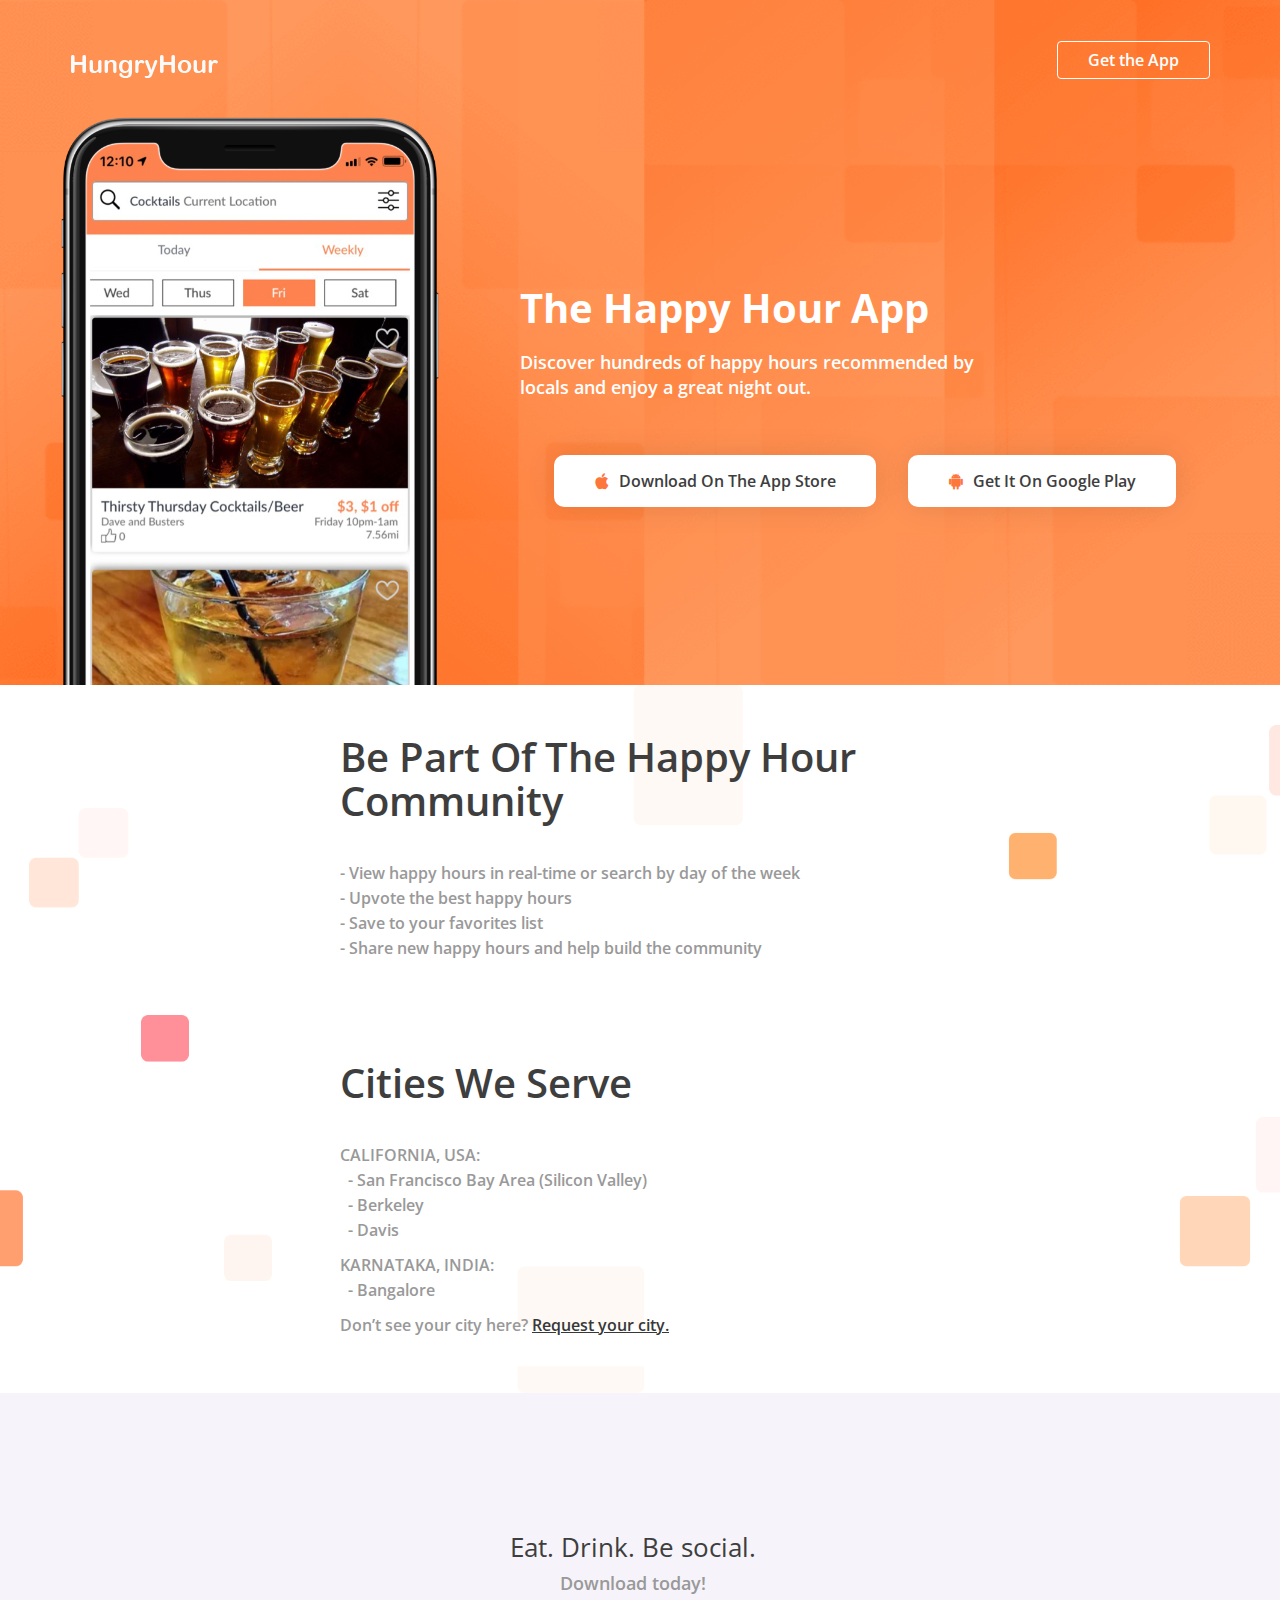
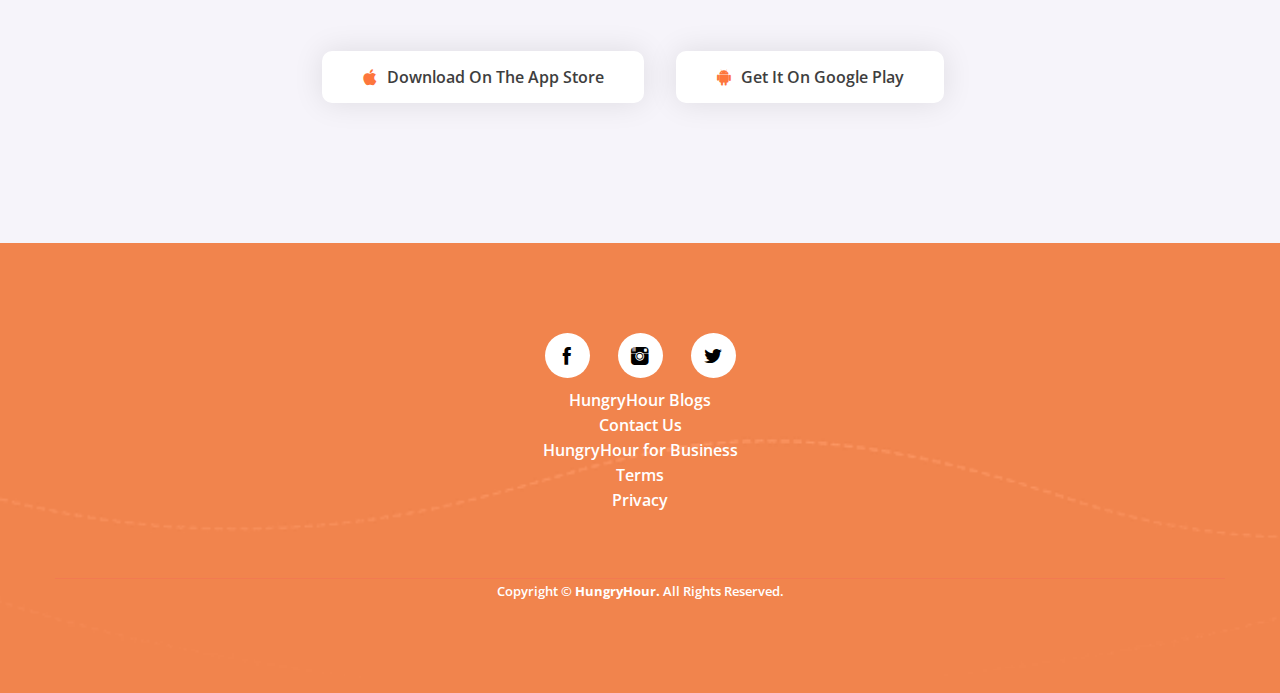
<file: index.html>
﻿
<!doctype html>
<html class="no-js" lang="zxx">

<head>
	<!-- Global site tag (gtag.js) - Google Analytics -->
	<script async src="https://www.googletagmanager.com/gtag/js?id=UA-123608787-1"></script>
	<script>
	  window.dataLayer = window.dataLayer || [];
	  function gtag(){dataLayer.push(arguments);}
	  gtag('js', new Date());

	  gtag('config', 'UA-123608787-1');
	</script>

	<meta charset="utf-8">
	<meta http-equiv="x-ua-compatible" content="ie=edge">
	<title>HungryHour - The Happy Hour App</title>
    <meta name="title" content="Discounted eats and happy hours in real-time">
    <meta name="description" content="The free happy hour mobile app. Discover hundreds of happy hours recommended by locals and enjoy a great night out. Download today!">
    <meta name="keywords" content="discount, eat, happy hour, real-time, food, drink, deals">
    <meta name="author" content="Diana Levan">
	<meta name="viewport" content="width=device-width, initial-scale=1">
	<link rel="shortcut icon" type="image/x-icon" href="img/icon/favicon32x32.png">
	<!-- Place favicon.ico in the root directory -->
	<!-- all css here -->
	<link rel="stylesheet" href="css/bootstrap.min.css">
	<link rel="stylesheet" href="css/font-awesome.min.css">
	<link rel="stylesheet" href="css/icofont.css">
	<link rel="stylesheet" href="css/meanmenu.min.css">
	<link rel="stylesheet" href="css/slick.css">
	<link rel="stylesheet" href="css/owl.carousel.css">
	<link rel="stylesheet" href="css/magnific-popup.css">
	<link rel="stylesheet" href="css/animate.css">
	<link rel="stylesheet" href="css/animated-headlines.css">
	<link rel="stylesheet" href="css/shortcode/shortcodes.css">
	<link rel="stylesheet" href="style.css">
	<link rel="stylesheet" href="css/responsive.css">
	<link rel="stylesheet" href="css/change-style.css">
	<script src="js/vendor/modernizr-2.8.3.min.js"></script>
</head>

<body>
	<!-- header area start -->
	<header>
		<nav id="header-top" class="navbar">
			<div class="container">
				<div class="navbar-header">
					<button type="button" class="navbar-toggle collapsed" data-toggle="collapse" data-target="#navigation" aria-expanded="false">
						<span class="icon-bar"></span>
						<span class="icon-bar"></span>
						<span class="icon-bar"></span>
					</button>
					<!-- <a class="navbar-brand" href="#"><img src="img/icon/logo.png" alt="logo" class="img-responsive"></a> -->
					<a class="navbar-brand" href="/">
						<!-- <h4 class="home-logo">HungryHour</h4> -->
						<img src="img/icon/logo1.png" alt="logo" class="img-responsive">
					</a>
				</div>
				<div class="collapse navbar-collapse" id="navigation">
					<ul class="nav navbar-nav navbar-right">
						<!--<li class="active"><a href="#slider-area">Overview</a></li>
						<li><a href="#HungryHour">Why HungryHour?</a></li>
						<li><a href="#howitwork">How it works</a></li>-->
						<li><a class="download-btn" href="#download-area">Get the App</a></li>
					</ul>
				</div>
			</div>
		</nav>
	</header>
	<!-- header area end -->
	<!-- hero area start -->
	<div class="hero-area slider-4 pt-80" id="slider-area">
		<div class="slider">
			<div class="container">
				<div class="row">
					<!-- Top Header Left Column Image-->
					<div class="col-md-4 main">
						<img class="float-center landing-phone-image" />
					</div>
					<div class="col-md-8">
						<div class="hero-text mr-ri-l">
							<h1>The Happy Hour App</h1>
							<p>Discover hundreds of happy hours recommended by locals and enjoy a great night out.</p>
							<div class="download-option-btn text-center">
								<ul>
									<li>
										<a target="_blank" href="https://itunes.apple.com/us/app/hungryhour/id1432459498?ls=1&mt=8">
											<i class="icofont icofont-brand-apple"></i> Download on the App Store
										</a>
									</li>
									<li class="pt-20">
										<a target="_blank" href="https://play.google.com/store/apps/details?id=com.hungryhour.app">
											<i class="icofont icofont-brand-android-robot"></i> Get it on Google Play
										</a>
									</li>
								</ul>
							</div>
						</div>
					</div>
				</div>
			</div>
		</div>
	</div>
	<section id="HungryHour" class="service-area white-bg" style="padding-top:50px;">
		<div class="container-fluid">
			<div class=".col-md-6 .offset-md-3">
				<div class="section-heading text-left">
					<h2>
						Be part of the happy hour community 
					</h2>
					<br/>
					<div class="service-content" style="height:200px;">
						<p>
							- View happy hours in real-time or search by day of the week<br/>
							- Upvote the best happy hours<br/>
							- Save to your favorites list<br/>
							- Share new happy hours and help build the community<br/>
						</p>
					</div>
				</div>

				<div class="section-heading text-left">
					<h2>
						Cities we serve 
					</h2>
					<br/>
					<div class="service-content" style="height:250px;">
						<p> CALIFORNIA, USA: <br/>
							&nbsp; - San Francisco Bay Area (Silicon Valley)<br/>
							&nbsp; - Berkeley<br/>
							&nbsp; - Davis<br/>
						</p>
						<p> KARNATAKA, INDIA: <br/>
							&nbsp; - Bangalore<br/>
						</p>
						<p>Don’t see your city here? <a style="text-decoration: underline;" href="https://itshungryhour.com/business/contactus.html">Request your city.</a></p>
					</div>
				</div>

			</div>
			<!--<div class="row">
				<div class="col-md-4 col-md-offset-2 col-sm-12">
						
				</div>

				<div class="col-md-4 col-sm-12">
					<div class="single-service">
						<div class="service-icon">
							<img src="img/phone/screen1.png" alt="">
						</div>
					</div>
				</div>-->
			</div>
		</div>
	</section>

	<!--<section id="HungryHour" class="service-area white-bg">
		<div class="container-fluid">
			<div class="row middle-content">
				<div class="col-md-4 col-md-offset-2 col-sm-12">
					<div class="single-service">
						<div class="service-icon">
							<img src="img/phone/screen2.png" alt="">
						</div>
					</div>
				</div>

				<div class="col-md-4 col-sm-12">
					<div class="single-service">
						<div class="service-content">
							<h2>
								No coupons
							</h2>
							<p>
								We hate coupons as much as you do. That’s why HungryHour is as coupon-less as it gets. No vouchers, no scanning, no hassle. All you need to do is show up, order, and enjoy!
							</p>
						</div>
					</div>
				</div>
			</div>
		</div>
	</section>-->

	<!--<section id="HungryHour" class="service-area white-bg">
		<div class="container-fluid">
			<div class="row">
				<div class="col-md-4 col-md-offset-2 col-sm-12">
					<div class="single-service">
						<div class="service-content">
							<h2>
								Discounts you’ll never miss
							</h2>
							<p>
								Want to know about sushi deals? Vegan dishes under $5? By setting alerts based on your dietary, location or price preferences, you’ll always get your favorite foods at the prices you want!
							</p>
						</div>
					</div>
				</div>

				<div class="col-md-4 col-sm-12">
					<div class="single-service">
						<div class="service-icon">
							<img src="img/phone/screen3.png" alt="">
						</div>
					</div>
				</div>
			</div>
		</div>
	</section>-->
	<!--<section id="howitwork" class="how-work-area pt-100 pb-40 gray-bg">
		<div class="container">
			<div class="row">
				<div class="col-md-12 pb-30">
					<h2 class="howItWorksTitle">How It Works</h2>
				</div>
			</div>
			<div class="row">
				<div class="col-md-12">
					<div class="how-work-right text-left infoText" style="font-family: 'Open Sans', sans-serif;">

						HungryHour’s mission is to allow everyone to experience new and tasty eats without breaking the bank. We do this by partnering with hundreds of local restaurants that want to share their food with you in the easiest way possible--through great discounts.
						You get to save money while helping these small businesses grow and succeed.

					</div>
				</div>
				<div class="col-md-12">
					<div class="how-work-right text-left infoText" style="font-family: 'Open Sans', sans-serif;">
						<h4 class="discountsOfferingTitle">What discounts are restaurants offering?</h4>
						<div class="row sixIcons">
							<div class="col-sm-4">
								<img src="img/icon/001-dinner.png" />
								<p>Popular dish specials</p>
							</div>
							<div class="col-sm-4">
								<img src="img/icon/002-menu.png" />
								<p>New item specials</p>
							</div>
							<div class="col-sm-4">
								<img src="img/icon/003-deal.png" /> <br>
								<p>Soft opening discounts</p>
							</div>
						</div>
						<div class="row sixIcons">
							<div class="col-sm-4">
								<img src="img/icon/004-sale.png" />
								<p>Discounts and happy hours during slow hours</p>
							</div>
							<div class="col-sm-4">
								<img src="img/icon/005-cocktail.png" />
								<p>Excess stock offers</p>
							</div>
							<div class="col-sm-4">
								<img src="img/icon/006-discount.png" />
								<p>Customer appreciation discounts</p>
							</div>
						</div>
					</div>
				</div>
			</div>
		</div>
	</section>-->

	<section id="download-area" class="background3 download-area bg-3 ptb-130">
		<div class="container" style="padding-left:0px;">
			<div class="row">
				<div class="col-sm-12">
					<div class="section-heading text-center pb-45">
						<h3>
							Eat. Drink. Be social.
						</h3>

						<p style="font-size: large;">Download today!</p>
					</div>
				</div>
			</div>
			<div class="row">
				<div class="col-md-12">
					<div class="download-option-btn text-center">
						<ul>
							<li>
								<a target="_blank" href="https://itunes.apple.com/us/app/hungryhour/id1432459498?ls=1&mt=8"><i class="icofont icofont-brand-apple"></i> Download on the App Store</a>
							</li>
							<li>
								<a target="_blank" href="https://play.google.com/store/apps/details?id=com.hungryhour.app"><i class="icofont icofont-brand-android-robot"></i> Get it on Google Play</a>
							</li>

						</ul>
					</div>
				</div>
			</div>
		</div>
	</section>

	<!-- Copyright Area Start -->
	<div class="section copyright-area bg-7 ptb-65">
		<div class="container">
			<!-- Copyright right -->
			<div class="row">
				<div class="col-md-12">
					<div class="copyright-area text-center">
						<!-- Copyright social -->
						<div class="contact-social text-center pb-10">
							<ul>
								<li>
									<a href="https://www.facebook.com/itshungryhour/"><i class="icofont icofont-social-facebook"></i></a>
								</li>
								<li>
									<a href="https://www.instagram.com/itshungryhour/"><i class="icofont icofont-social-instagram"></i></a>
								</li>
								<li>
									<a href="https://twitter.com/itshungryhour"><i class="icofont icofont-social-twitter"></i></a>
								</li>
							</ul>
						</div>
						<!-- Copyright social -->
						<!-- Copyright text -->
					</div>
				</div>
			</div>
			<div class="row">
				<div class="conct-border two">
					<div class="col-md-12 col-sm-12">
						<div class="single-address">
							<div class="media">
								<div class="media-body text-center">
									<a href="https://blog.itshungryhour.com/" style="cursor:pointer;color:white;font-family: 'Open Sans', sans-serif; font-size: 16px;font-weight: 600; line-height: 25px;">HungryHour Blogs</a><br />
									<a href="https://itshungryhour.com/business/contactus.html" style="cursor:pointer;color:white;font-family: 'Open Sans', sans-serif; font-size: 16px;font-weight: 600; line-height: 25px;">Contact Us</a><br />
									<a href="/business" style="cursor:pointer;color:white;font-family: 'Open Sans', sans-serif; font-size: 16px;font-weight: 600; line-height: 25px;">HungryHour for Business</a><br />
									<a href="terms.html" style="cursor:pointer;color:white;font-family: 'Open Sans', sans-serif; font-size: 16px;font-weight: 600; line-height: 25px;">Terms</a><br />
									<a href="privacypolicy.html" style="cursor:pointer;color:white;font-family: 'Open Sans', sans-serif; font-size: 16px;font-weight: 600; line-height: 25px;">Privacy</a>
								</div>
							</div>
						</div>
					</div>
				</div>
			</div>
			<div class="copyright-text text-center">
				<p>Copyright &copy; <a href="#"> HungryHour. </a> All Rights Reserved.</p>
			</div>
			<!-- Copyright right -->
		</div>
	</div>
	<!-- Copyright Area End -->
	<!-- all js here -->
	<script src="js/vendor/jquery-1.12.4.min.js"></script>
	<script src="js/bootstrap.min.js"></script>
	<script src="js/owl.carousel.min.js"></script>
	<script src="js/slick.min.js"></script>
	<script src="js/jquery.ajaxchimp.min.js"></script>
	<script src="js/plugins.js"></script>
	<script src="js/main.js"></script>
</body>

</html>
</file>
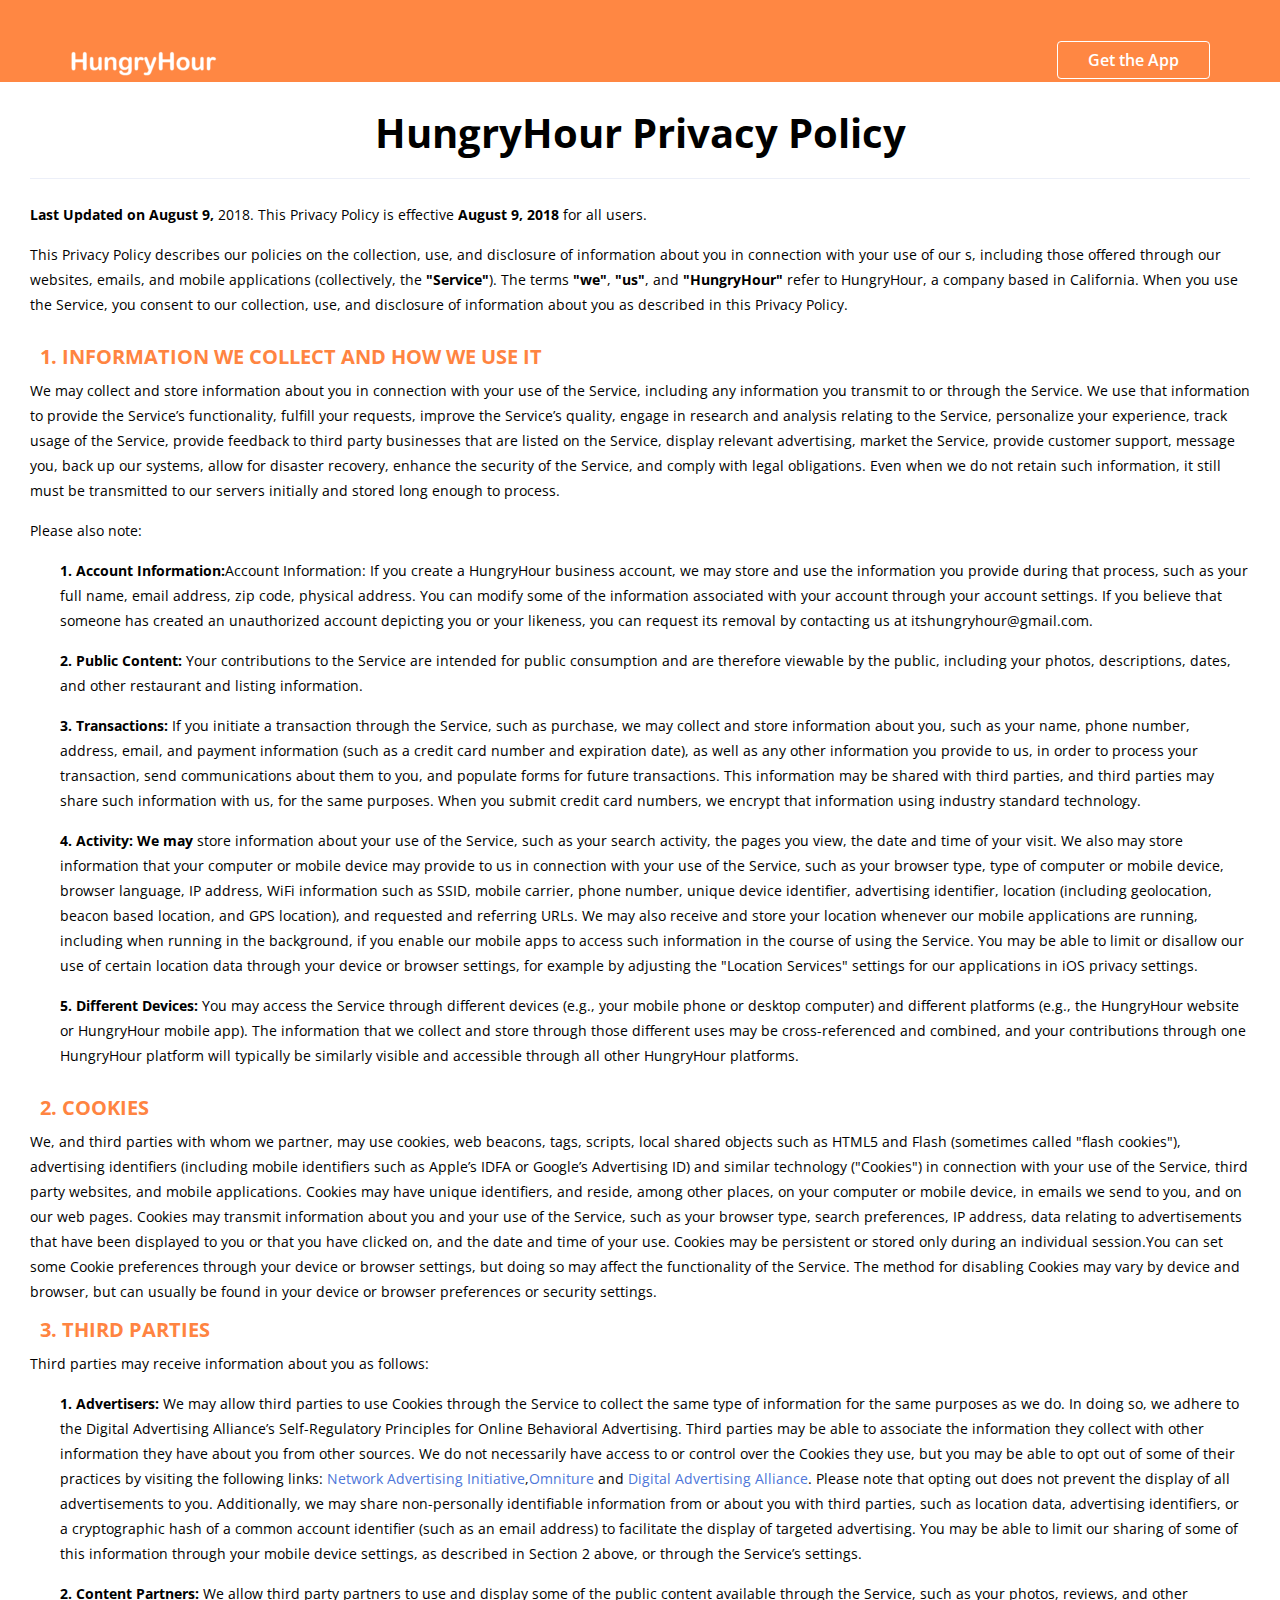
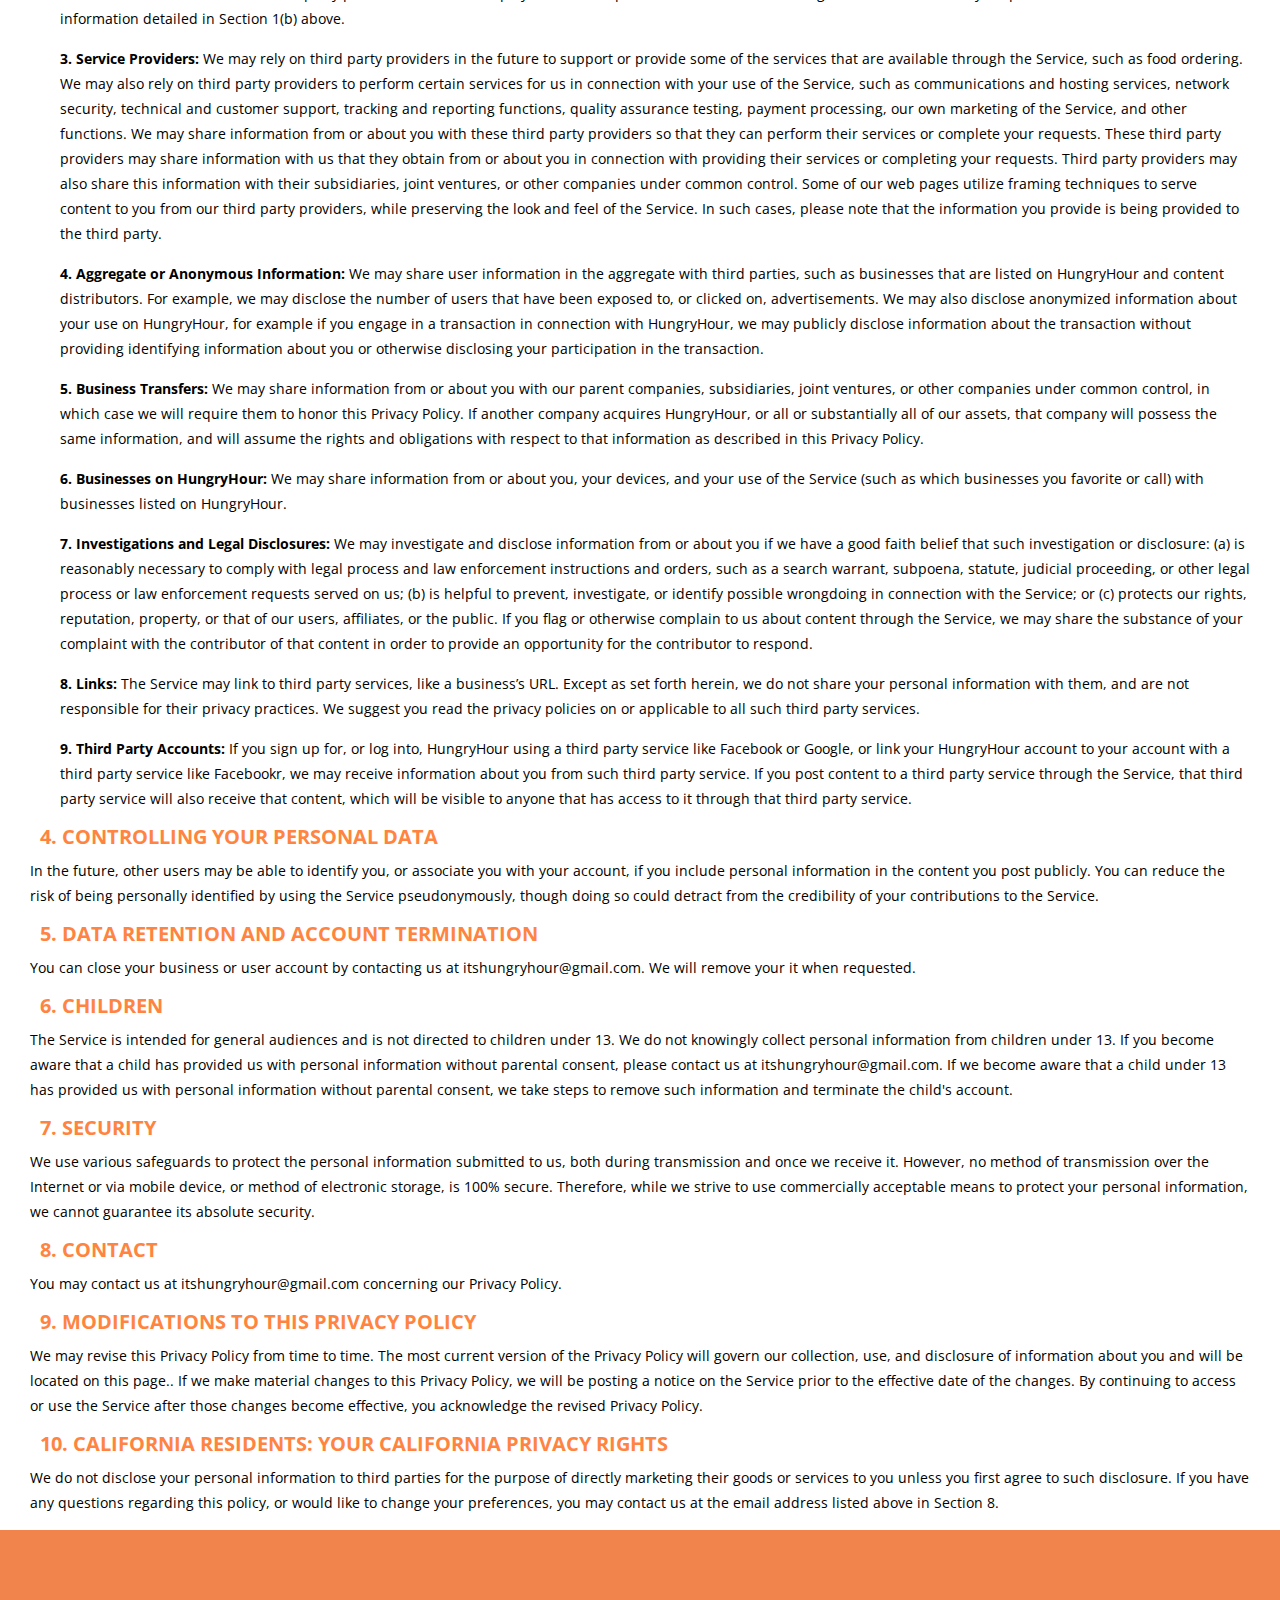
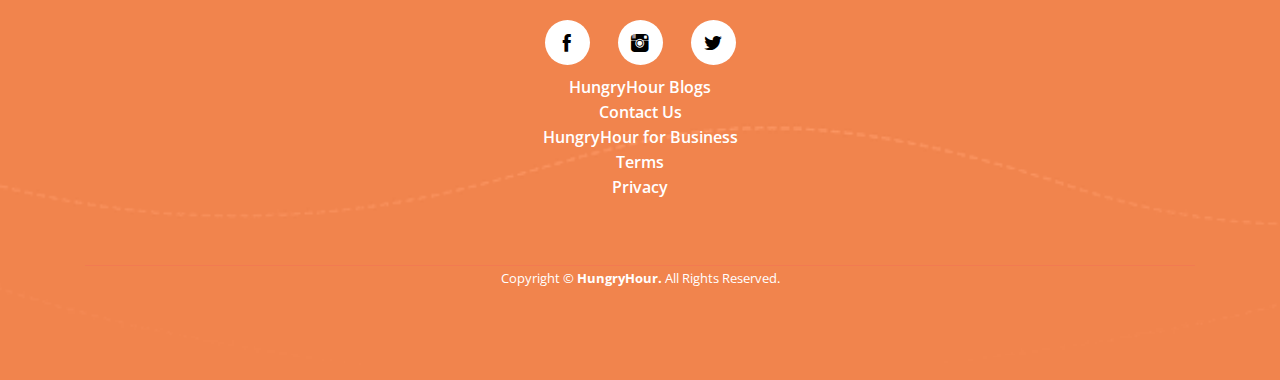
<file: privacypolicy.html>
﻿
<!doctype html>
<html class="no-js" lang="zxx">

<head>
	<!-- Global site tag (gtag.js) - Google Analytics -->
	<script async src="https://www.googletagmanager.com/gtag/js?id=UA-123608787-1"></script>
	<script>
	  window.dataLayer = window.dataLayer || [];
	  function gtag(){dataLayer.push(arguments);}
	  gtag('js', new Date());

	  gtag('config', 'UA-123608787-1');
	</script>

	<meta charset="utf-8">
	<meta http-equiv="x-ua-compatible" content="ie=edge">
	<title>HungryHour - Privacy Policy</title>
    <title>HungryHour - The Happy Hour App</title>
    <meta name="title" content="Discounted eats and happy hours in real-time">
    <meta name="description" content="The free happy hour mobile app. Discover hundreds of happy hours recommended by locals and enjoy a great night out. Download today!">
    <meta name="author" content="Diana Levan">
	<meta name="viewport" content="width=device-width, initial-scale=1">
	<link rel="shortcut icon" type="image/x-icon" href="img/icon/favicon32x32.png">
	<!-- Place favicon.ico in the root directory -->
	<!-- all css here -->
	<link rel="stylesheet" href="css/bootstrap.min.css">
	<link rel="stylesheet" href="css/font-awesome.min.css">
	<link rel="stylesheet" href="css/icofont.css">
	<link rel="stylesheet" href="css/meanmenu.min.css">
	<link rel="stylesheet" href="css/slick.css">
	<link rel="stylesheet" href="css/owl.carousel.css">
	<link rel="stylesheet" href="css/magnific-popup.css">
	<link rel="stylesheet" href="css/animate.css">
	<link rel="stylesheet" href="css/animated-headlines.css">
	<link rel="stylesheet" href="css/shortcode/shortcodes.css">
	<link rel="stylesheet" href="style.css">
	<link rel="stylesheet" href="css/responsive.css">
	<link rel="stylesheet" href="css/change-style.css">
	<script src="js/vendor/modernizr-2.8.3.min.js"></script>
	<style>
		p {
			color: #000;
			font-family: 'Open Sans', sans-serif;
			font-size: 14px;
			font-weight: 400;
			line-height: 25px;
			margin: 0 0 15px;
		}

		b {
			color: #000;
			font-weight: bold;
		}
		a{
			color:#4d76d9;
		}
		h1 {
			color: black;
			margin-top: 111px;
			text-align: center;
		}

		hr {
			margin: 23px 0;
			padding: 0px;
			border-bottom: 1px solid #eceff8;
			border-top: 0px;
		}
		h4 {
			color: #FF8441;
			margin-left:10px;
			font-weight:bold;
		}
		.row{
			margin-left:15px;
			margin-right:15px;
		}
	</style>
</head>

<body>
	<!-- header area start -->
	<header style="background-color:ff0000" ;>
		<nav id="header-top" class="navbar" style="background-color:#FF8743" ;>
			<div class="container">
				<div class="navbar-header">
					<button type="button" class="navbar-toggle collapsed" data-toggle="collapse" data-target="#navigation" aria-expanded="false">
						<span class="icon-bar"></span>
						<span class="icon-bar"></span>
						<span class="icon-bar"></span>
					</button>
					<!-- <a class="navbar-brand" href="#"><img src="img/icon/logo.png" alt="logo" class="img-responsive"></a> -->
					<a class="navbar-brand" href="/">
						<!-- <h4 class="home-logo">HungryHour</h4> -->
						<img src="img/icon/logo.png" alt="logo" class="img-responsive">
					</a>
				</div>
				<div class="collapse navbar-collapse" id="navigation">
					<ul class="nav navbar-nav navbar-right">
						<!--<li class="active"><a href="#slider-area">Overview</a></li>
						<li><a href="#HungryHour">Why HungryHour?</a></li>
						<li><a href="#howitwork">How it works</a></li>-->
						<li><a class="download-btn" href="#download-area">Get the App</a></li>
					</ul>
				</div>
			</div>
		</nav>
	</header>

	<div class="row">
		<div class="col-lg-12">
			<h1 style="color:black">
				HungryHour Privacy Policy
			</h1>
			<hr />
			<p><b>Last Updated on August 9,</b> 2018. This Privacy Policy is effective<b> August 9, 2018</b> for all users.</p>
			<p>
				This Privacy Policy describes our policies on the collection, use, and disclosure of information about you in connection with your use of our
				s, including those offered through our websites, emails, and mobile applications (collectively, the <b>"Service"</b>). The terms <b>"we"</b>, <b>"us"</b>, and <b>"HungryHour"</b> refer to HungryHour, a company based in California. When you use the Service, you consent to our collection, use, and disclosure of information about you as described in this Privacy Policy.<br />
			</p>
		</div>
		<div class="col-lg-12">
			<br />
			<h4>
				1. INFORMATION WE COLLECT AND HOW WE USE IT

			</h4>

			<p>We may collect and store information about you in connection with your use of the Service, including any information you transmit to or through the Service. We use that information to provide the Service’s functionality, fulfill your requests, improve the Service’s quality, engage in research and analysis relating to the Service, personalize your experience, track usage of the Service, provide feedback to third party businesses that are listed on the Service, display relevant advertising, market the Service, provide customer support, message you, back up our systems, allow for disaster recovery, enhance the security of the Service, and comply with legal obligations. Even when we do not retain such information, it still must be transmitted to our servers initially and stored long enough to process.</p>
			<p>Please also note:</p>
			<div style="margin-left:30px">
				<p>
					<b>1. Account Information:</b>Account Information: If you create a HungryHour business account, we may store and use the information you provide during that process, such as your full name, email address, zip code, physical address. You can modify some of the information associated with your account through your account settings. If you believe that someone has created an unauthorized account depicting you or your likeness, you can request its removal by contacting us at itshungryhour@gmail.com.

				</p>
				<p>
					<b>2.	Public Content:</b> Your contributions to the Service are intended for public consumption and are therefore viewable by the public, including your photos, descriptions, dates, and other restaurant and listing information.

				</p>
				<p>
					<b>3.	Transactions:</b> If you initiate a transaction through the Service, such as purchase, we may collect and store information about you, such as your name, phone number, address, email, and payment information (such as a credit card number and expiration date), as well as any other information you provide to us, in order to process your transaction, send communications about them to you, and populate forms for future transactions. This information may be shared with third parties, and third parties may share such information with us, for the same purposes. When you submit credit card numbers, we encrypt that information using industry standard technology.

				</p>
				<p>
					<b>4. Activity: We may </b>store information about your use of the Service, such as your search activity, the pages you view, the date and time of your visit. We also may store information that your computer or mobile device may provide to us in connection with your use of the Service, such as your browser type, type of computer or mobile device, browser language, IP address, WiFi information such as SSID, mobile carrier, phone number, unique device identifier, advertising identifier, location (including geolocation, beacon based location, and GPS location), and requested and referring URLs. We may also receive and store your location whenever our mobile applications are running, including when running in the background, if you enable our mobile apps to access such information in the course of using the Service. You may be able to limit or disallow our use of certain location data through your device or browser settings, for example by adjusting the "Location Services" settings for our applications in iOS privacy settings.
				</p>
				<p>
					<b>5. Different Devices: </b>You may access the Service through different devices (e.g., your mobile phone or desktop computer) and different platforms (e.g., the HungryHour website or HungryHour mobile app). The information that we collect and store through those different uses may be cross-referenced and combined, and your contributions through one HungryHour platform will typically be similarly visible and accessible through all other HungryHour platforms.
				</p>
			</div>
			<br />
			<h4>
				2. COOKIES


			</h4>
			<p>We, and third parties with whom we partner, may use cookies, web beacons, tags, scripts, local shared objects such as HTML5 and Flash (sometimes called "flash cookies"), advertising identifiers (including mobile identifiers such as Apple’s IDFA or Google’s Advertising ID) and similar technology ("Cookies") in connection with your use of the Service, third party websites, and mobile applications. Cookies may have unique identifiers, and reside, among other places, on your computer or mobile device, in emails we send to you, and on our web pages. Cookies may transmit information about you and your use of the Service, such as your browser type, search preferences, IP address, data relating to advertisements that have been displayed to you or that you have clicked on, and the date and time of your use. Cookies may be persistent or stored only during an individual session.You can set some Cookie preferences through your device or browser settings, but doing so may affect the functionality of the Service. The method for disabling Cookies may vary by device and browser, but can usually be found in your device or browser preferences or security settings.</p>

			<h4>
				3. THIRD PARTIES



			</h4>
			<p>
				Third parties may receive information about you as follows:
			</p>
			<div style="margin-left:30px">
				<p>
					<b>1. Advertisers:</b> We may allow third parties to use Cookies through the Service to collect the same type of information for the same purposes as we do. In doing so, we adhere to the Digital Advertising Alliance’s Self-Regulatory Principles for Online Behavioral Advertising. Third parties may be able to associate the information they collect with other information they have about you from other sources. We do not necessarily have access to or control over the Cookies they use, but you may be able to opt out of some of their practices by visiting the following links: <a href="http://www.networkadvertising.org/choices/" target="_blank">Network Advertising Initiative</a>,<a href="https://www.d1.sc.omtrdc.net/optout.html?omniture=1&popup=1&locale=en_US&second=1&second_has_cookie=0" target="_blank">Omniture</a> and <a href="http://www.aboutads.info/choices/" target="_blank">Digital Advertising Alliance</a>. Please note that opting out does not prevent the display of all advertisements to you. Additionally, we may share non-personally identifiable information from or about you with third parties, such as location data, advertising identifiers, or a cryptographic hash of a common account identifier (such as an email address) to facilitate the display of targeted advertising. You may be able to limit our sharing of some of this information through your mobile device settings, as described in Section 2 above, or through the Service’s settings.
				</p>
				<p>
					<b>2. Content Partners:</b> We allow third party partners to use and display some of the public content available through the Service, such as your photos, reviews, and other information detailed in Section 1(b) above.
				</p>
				<p><b>3. Service Providers: </b>We may rely on third party providers in the future to support or provide some of the services that are available through the Service, such as food ordering. We may also rely on third party providers to perform certain services for us in connection with your use of the Service, such as communications and hosting services, network security, technical and customer support, tracking and reporting functions, quality assurance testing, payment processing, our own marketing of the Service, and other functions. We may share information from or about you with these third party providers so that they can perform their services or complete your requests. These third party providers may share information with us that they obtain from or about you in connection with providing their services or completing your requests. Third party providers may also share this information with their subsidiaries, joint ventures, or other companies under common control. Some of our web pages utilize framing techniques to serve content to you from our third party providers, while preserving the look and feel of the Service. In such cases, please note that the information you provide is being provided to the third party.</p>
				<p><b>4. Aggregate or Anonymous Information:</b> We may share user information in the aggregate with third parties, such as businesses that are listed on HungryHour and content distributors. For example, we may disclose the number of users that have been exposed to, or clicked on, advertisements. We may also disclose anonymized information about your use on HungryHour, for example if you engage in a transaction in connection with HungryHour, we may publicly disclose information about the transaction without providing identifying information about you or otherwise disclosing your participation in the transaction.</p>
				<p>
					<b>5. Business Transfers: </b>We may share information from or about you with our parent companies, subsidiaries, joint ventures, or other companies under common control, in which case we will require them to honor this Privacy Policy. If another company acquires HungryHour, or all or substantially all of our assets, that company will possess the same information, and will assume the rights and obligations with respect to that information as described in this Privacy Policy.
				</p>
				<p>
					<b>6. Businesses on HungryHour:</b> We may share information from or about you, your devices, and your use of the Service (such as which businesses you favorite or call) with businesses listed on HungryHour.
				</p>
				<p>
					<b>7. Investigations and Legal Disclosures: </b>We may investigate and disclose information from or about you if we have a good faith belief that such investigation or disclosure: (a) is reasonably necessary to comply with legal process and law enforcement instructions and orders, such as a search warrant, subpoena, statute, judicial proceeding, or other legal process or law enforcement requests served on us; (b) is helpful to prevent, investigate, or identify possible wrongdoing in connection with the Service; or (c) protects our rights, reputation, property, or that of our users, affiliates, or the public. If you flag or otherwise complain to us about content through the Service, we may share the substance of your complaint with the contributor of that content in order to provide an opportunity for the contributor to respond.
				</p>
				<p>
					<b>8. Links:</b> The Service may link to third party services, like a business’s URL. Except as set forth herein, we do not share your personal information with them, and are not responsible for their privacy practices. We suggest you read the privacy policies on or applicable to all such third party services.
				</p>
				<p><b>9. Third Party Accounts: </b>If you sign up for, or log into, HungryHour using a third party service like Facebook or Google, or link your HungryHour account to your account with a third party service like Facebookr, we may receive information about you from such third party service. If you post content to a third party service through the Service, that third party service will also receive that content, which will be visible to anyone that has access to it through that third party service.</p>

			</div>
			<h4>
				4. CONTROLLING YOUR PERSONAL DATA


			</h4>
			<p>
				In the future, other users may be able to identify you, or associate you with your account, if you include personal information in the content you post publicly. You can reduce the risk of being personally identified by using the Service pseudonymously, though doing so could detract from the credibility of your contributions to the Service.
			</p>
			<h4>
				5. DATA RETENTION AND ACCOUNT TERMINATION



			</h4>
			<p>
				You can close your business or user account by contacting us at itshungryhour@gmail.com. We will remove your it when requested.

			</p>
			<h4>
				6. CHILDREN



			</h4>
			<p>
				The Service is intended for general audiences and is not directed to children under 13. We do not knowingly collect personal information from children under 13. If you become aware that a child has provided us with personal information without parental consent, please contact us at itshungryhour@gmail.com. If we become aware that a child under 13 has provided us with personal information without parental consent, we take steps to remove such information and terminate the child's account.
			</p>
			<h4>
				7. SECURITY


			</h4>
			<p>
				We use various safeguards to protect the personal information submitted to us, both during transmission and once we receive it. However, no method of transmission over the Internet or via mobile device, or method of electronic storage, is 100% secure. Therefore, while we strive to use commercially acceptable means to protect your personal information, we cannot guarantee its absolute security.

			</p>
			<h4>
				8. CONTACT



			</h4>
			<p>
				You may contact us at itshungryhour@gmail.com concerning our Privacy Policy.

			</p>
			<h4>
				9. MODIFICATIONS TO THIS PRIVACY POLICY




			</h4>
			<p>
				We may revise this Privacy Policy from time to time. The most current version of the Privacy Policy will govern our collection, use, and disclosure of information about you and will be located on this page.. If we make material changes to this Privacy Policy, we will be posting a notice on the Service prior to the effective date of the changes. By continuing to access or use the Service after those changes become effective, you acknowledge the revised Privacy Policy.
			</p>
			<h4>
				10. CALIFORNIA RESIDENTS: YOUR CALIFORNIA PRIVACY RIGHTS

			</h4>
			<p>
				We do not disclose your personal information to third parties for the purpose of directly marketing their goods or services to you unless you first agree to such disclosure. If you have any questions regarding this policy, or would like to change your preferences, you may contact us at the email address listed above in Section 8.

			</p>

		</div>

	</div>




		<!-- Copyright Area Start -->
		<div class="section copyright-area bg-7 ptb-65">
			<div class="container">
				<!-- Copyright right -->
				<div class="row">
					<div class="col-md-12">
						<div class="copyright-area text-center">
							<!-- Copyright social -->
							<div class="contact-social text-center pb-10">
								<ul style="list-style: square;">
									<li>
										<a href="https://www.facebook.com/itshungryhour/"><i class="icofont icofont-social-facebook"></i></a>
									</li>
									<li>
										<a href="https://www.instagram.com/itshungryhour/"><i class="icofont icofont-social-instagram"></i></a>
									</li>
									<li>
										<a href="https://twitter.com/itshungryhour"><i class="icofont icofont-social-twitter"></i></a>
									</li>
								</ul>
							</div>
							<!-- Copyright social -->
							<!-- Copyright text -->
						</div>
					</div>
				</div>
				<div class="row">
					<div class="conct-border two">
						<div class="col-md-12 col-sm-12">
							<div class="single-address">
								<div class="media">
									<div class="media-body text-center">
										<a href="https://blog.itshungryhour.com/" style="cursor:pointer;color:white;font-family: 'Open Sans', sans-serif; font-size: 16px;font-weight: 600; line-height: 25px;">HungryHour Blogs</a><br />
										<a href="https://itshungryhour.com/business/contactus.html" style="cursor:pointer;color:white;font-family: 'Open Sans', sans-serif; font-size: 16px;font-weight: 600; line-height: 25px;">Contact Us</a><br />
										<a href="/business" style="cursor:pointer;color:white;font-family: 'Open Sans', sans-serif; font-size: 16px;font-weight: 600; line-height: 25px;">HungryHour for Business</a><br />
										<a href="terms.html" style="cursor:pointer;color:white;font-family: 'Open Sans', sans-serif; font-size: 16px;font-weight: 600; line-height: 25px;">Terms</a><br />
										<a href="privacypolicy.html" style="cursor:pointer;color:white;font-family: 'Open Sans', sans-serif; font-size: 16px;font-weight: 600; line-height: 25px;">Privacy</a>
									</div>
								</div>
							</div>
						</div>
					</div>
				</div>
				<div class="copyright-text text-center">
					<p>Copyright &copy; <a href="index.html"> HungryHour. </a> All Rights Reserved.</p>
				</div>
				<!-- Copyright right -->
			</div>
		</div>
		<!-- Copyright Area End -->
		<!-- all js here -->
		<script src="js/vendor/jquery-1.12.4.min.js"></script>
		<script src="js/bootstrap.min.js"></script>
		<script src="js/owl.carousel.min.js"></script>
		<script src="js/slick.min.js"></script>
		<script src="js/jquery.ajaxchimp.min.js"></script>
		<script src="js/plugins.js"></script>
		<script src="js/privacypolicy.js"></script>
</body>

</html>
</file>
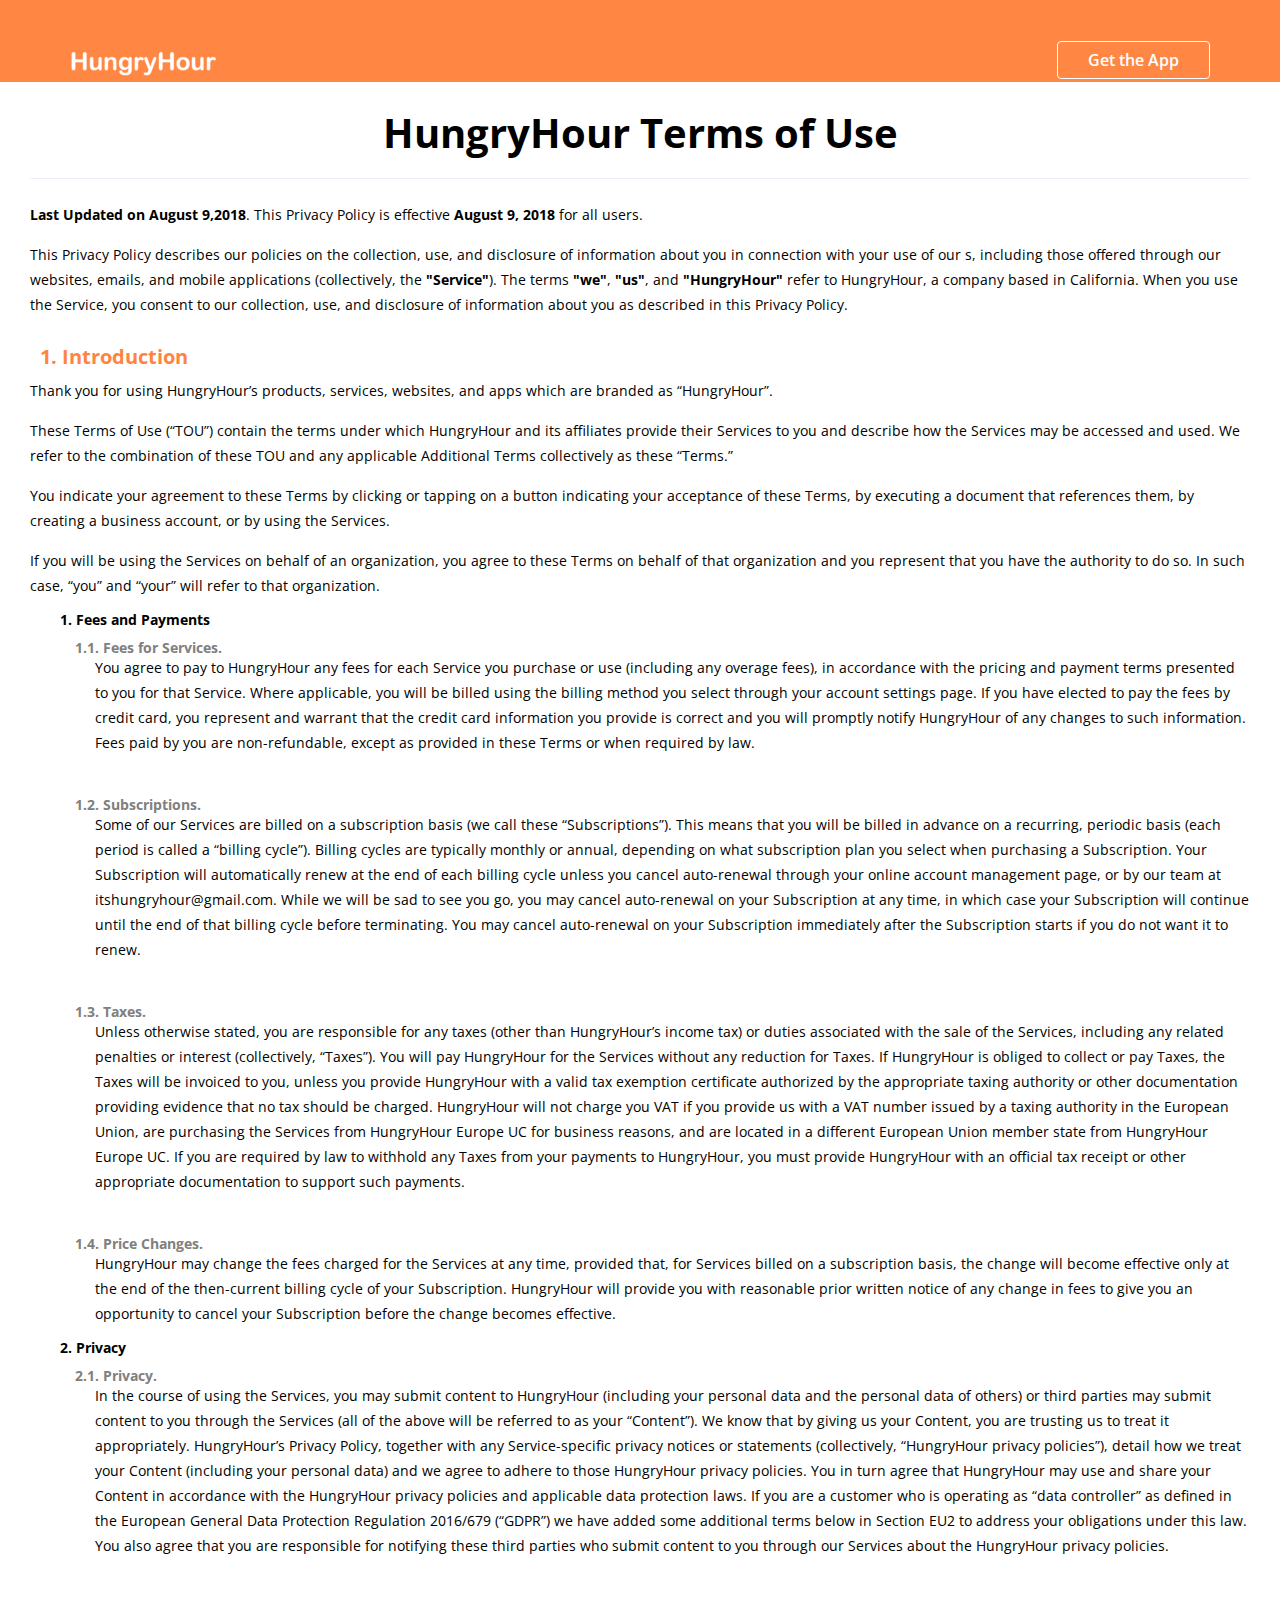
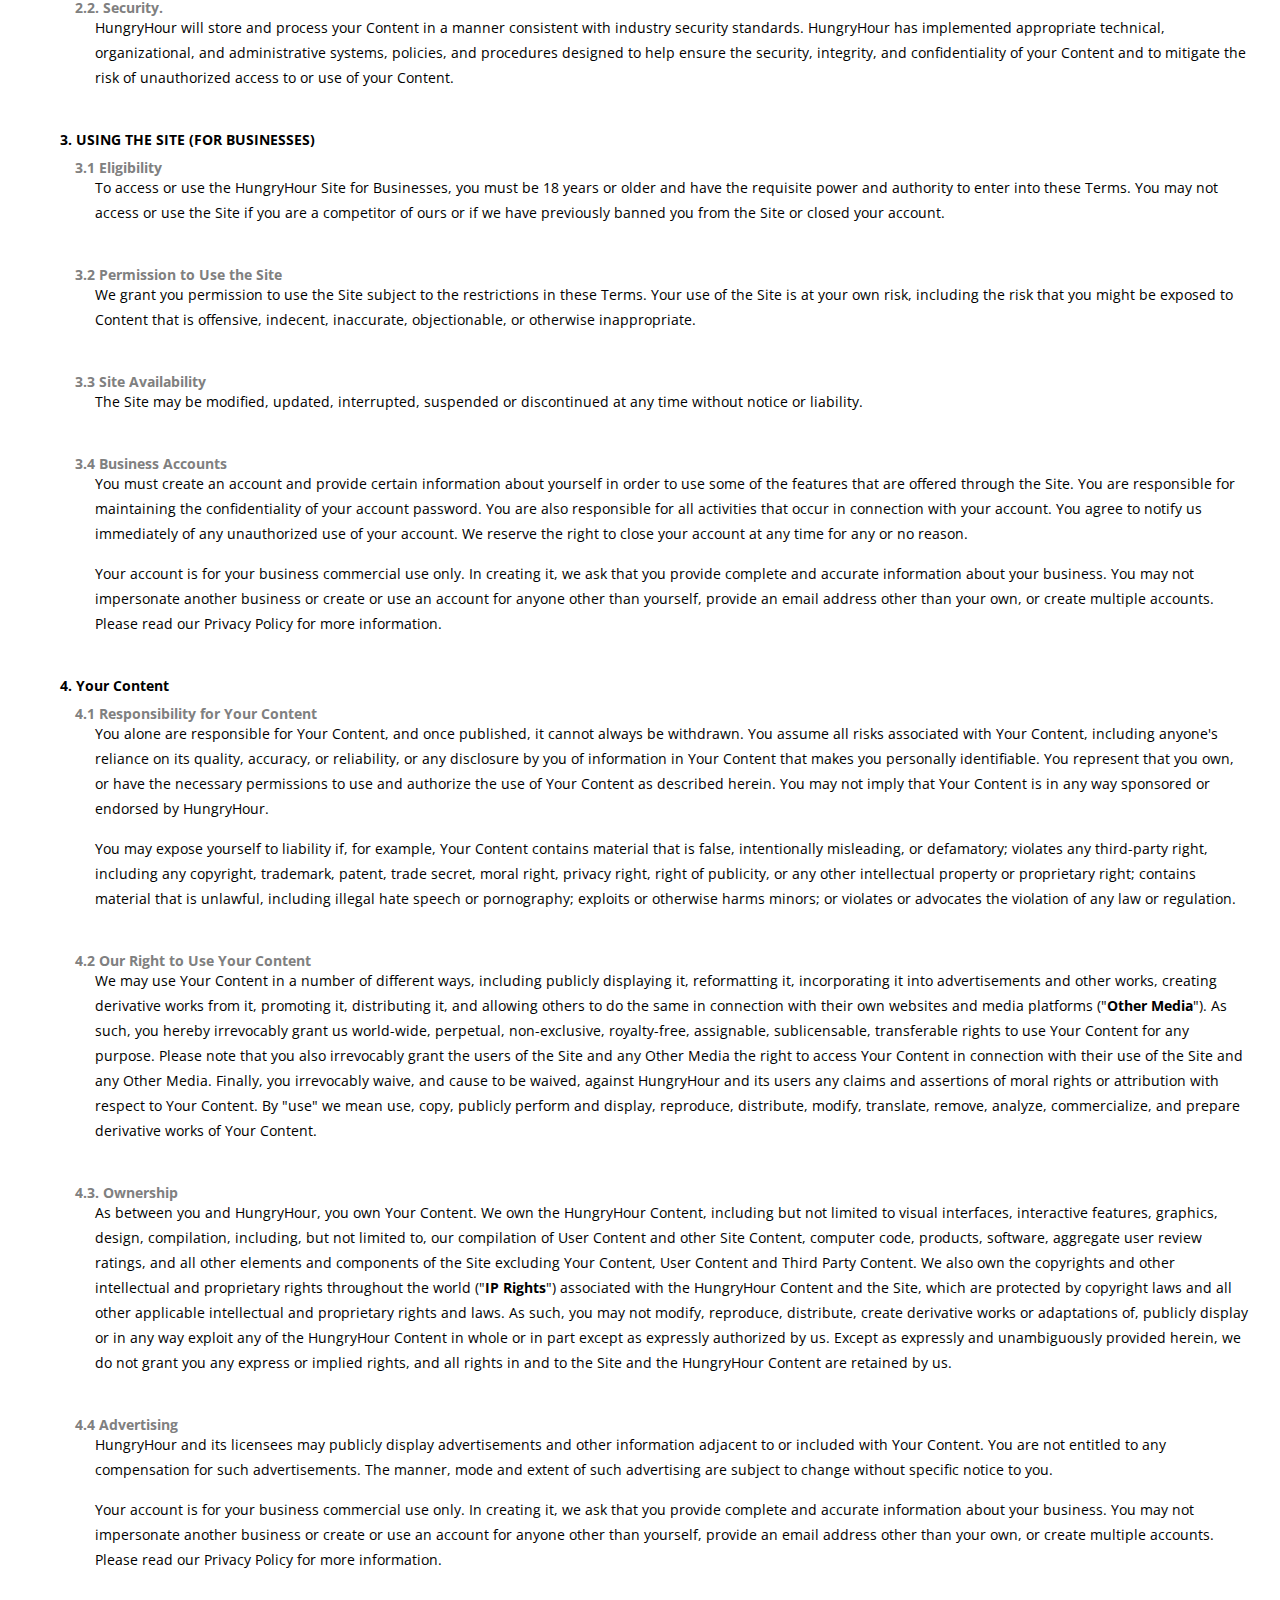
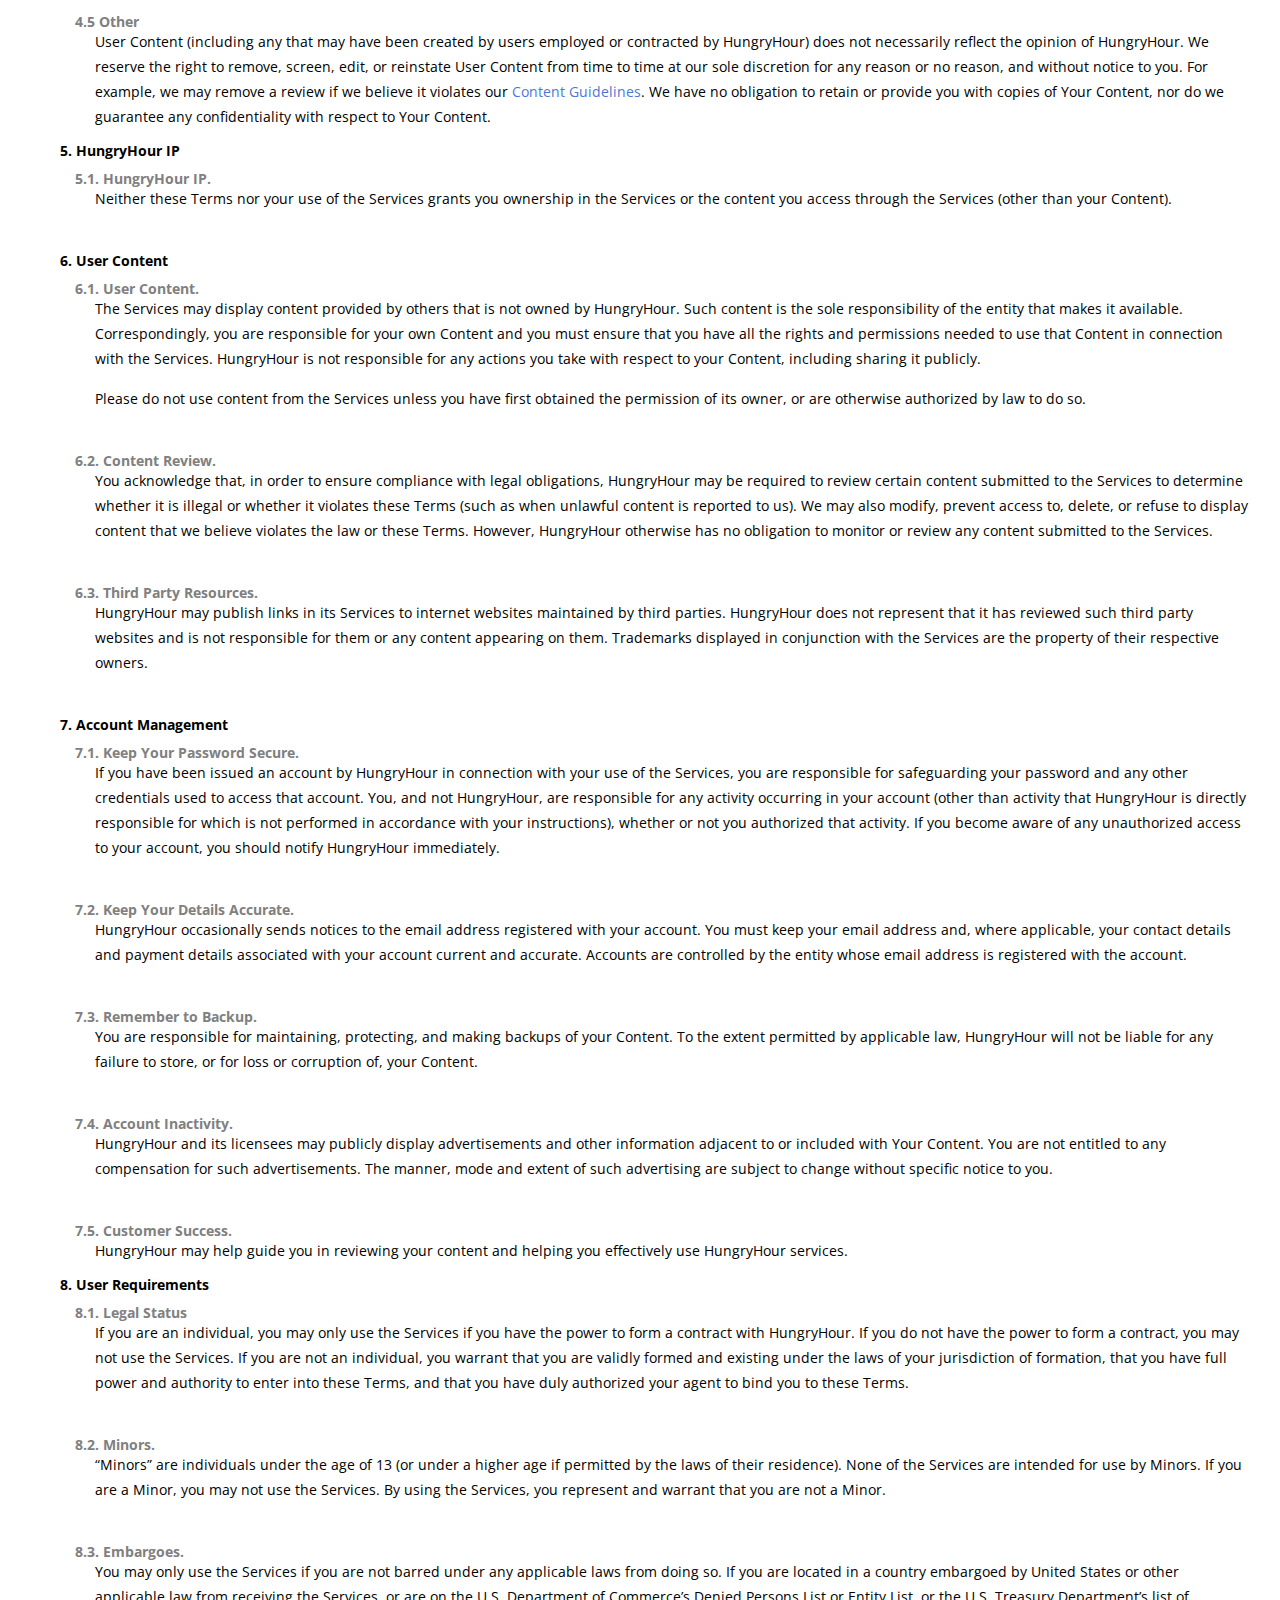
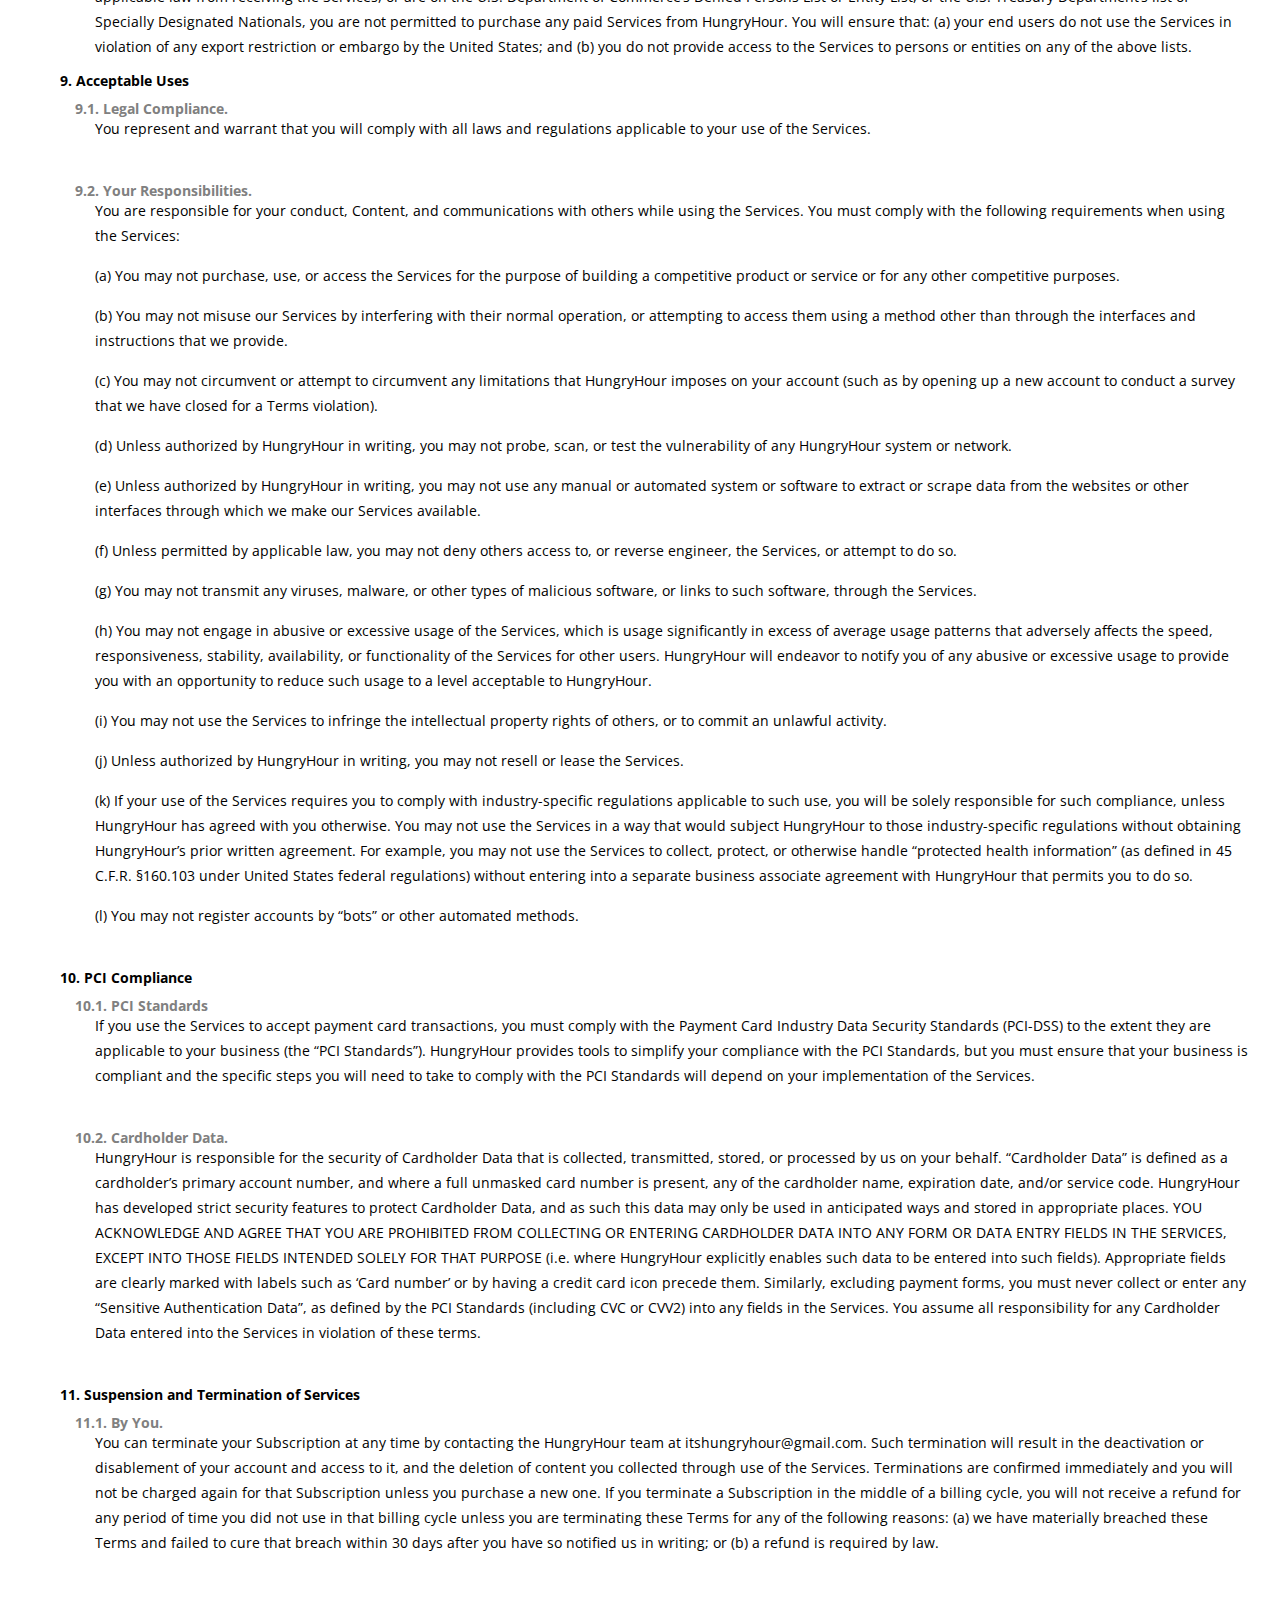
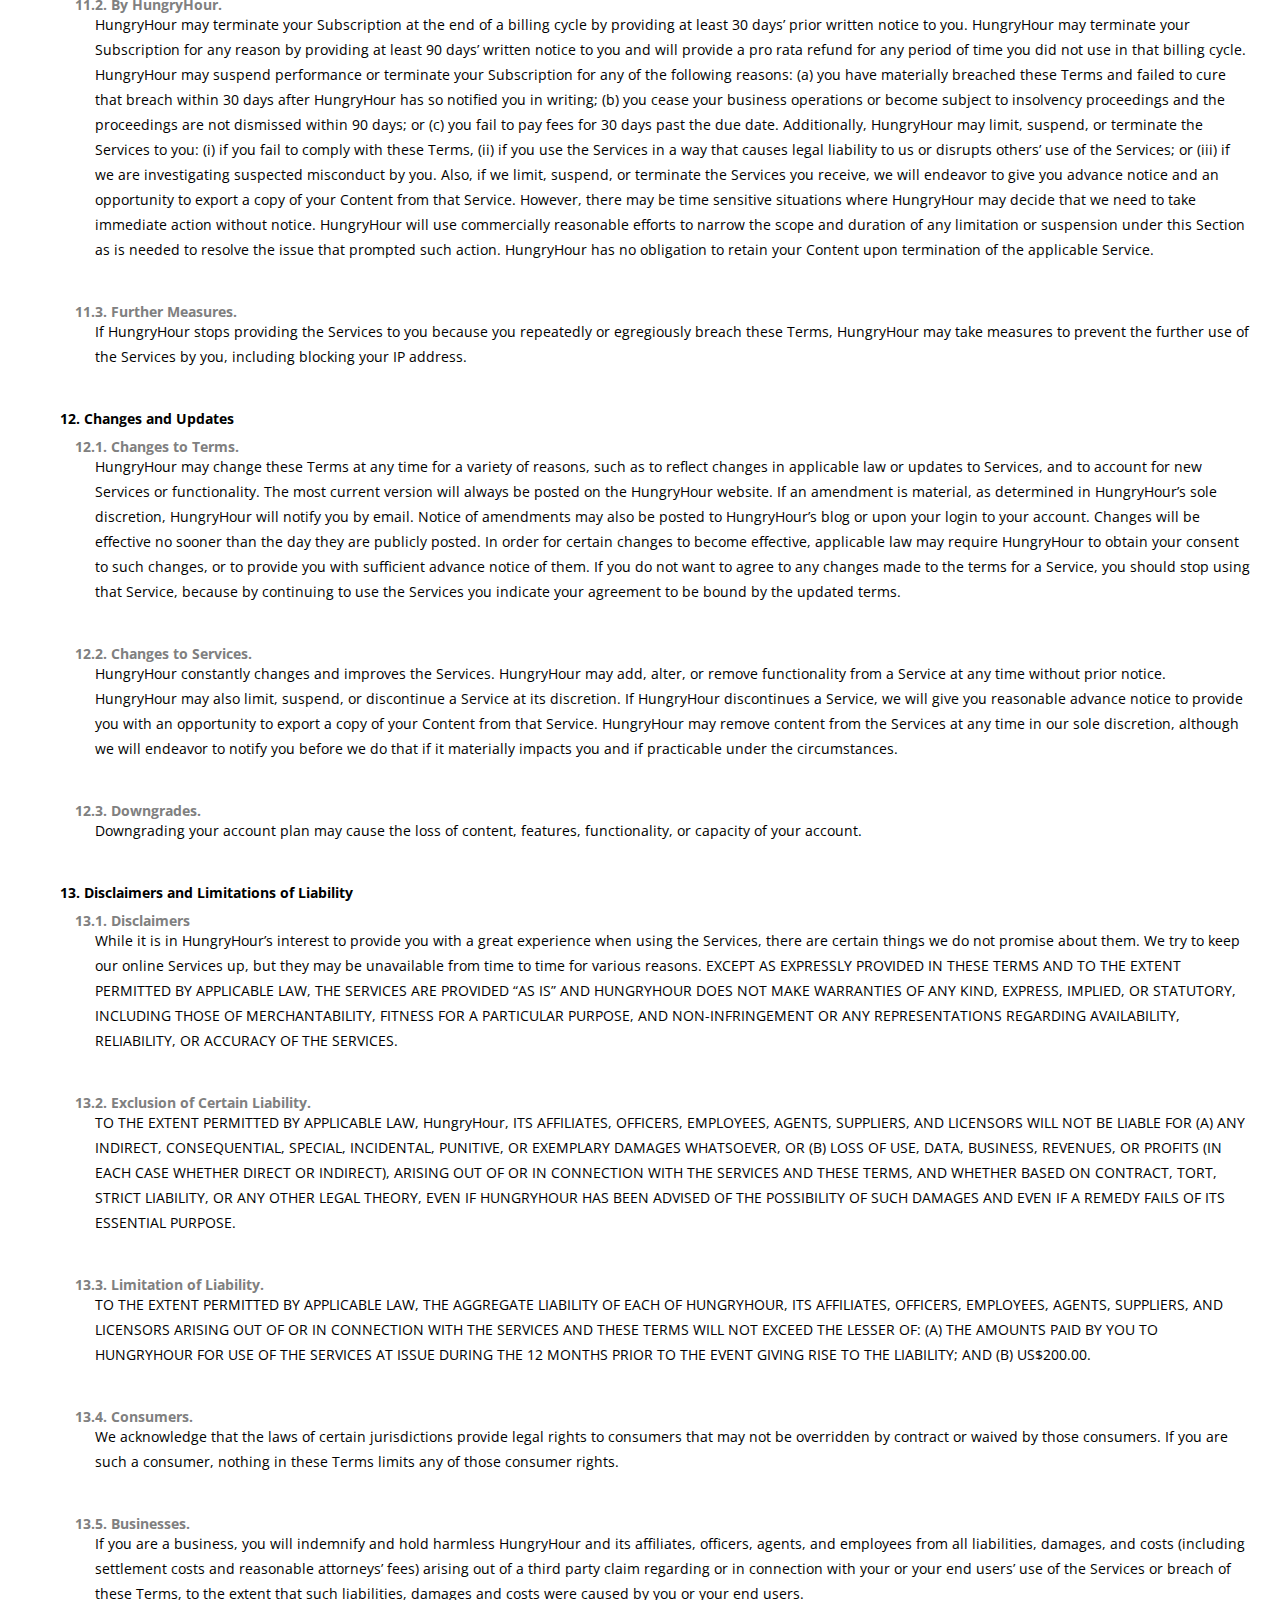
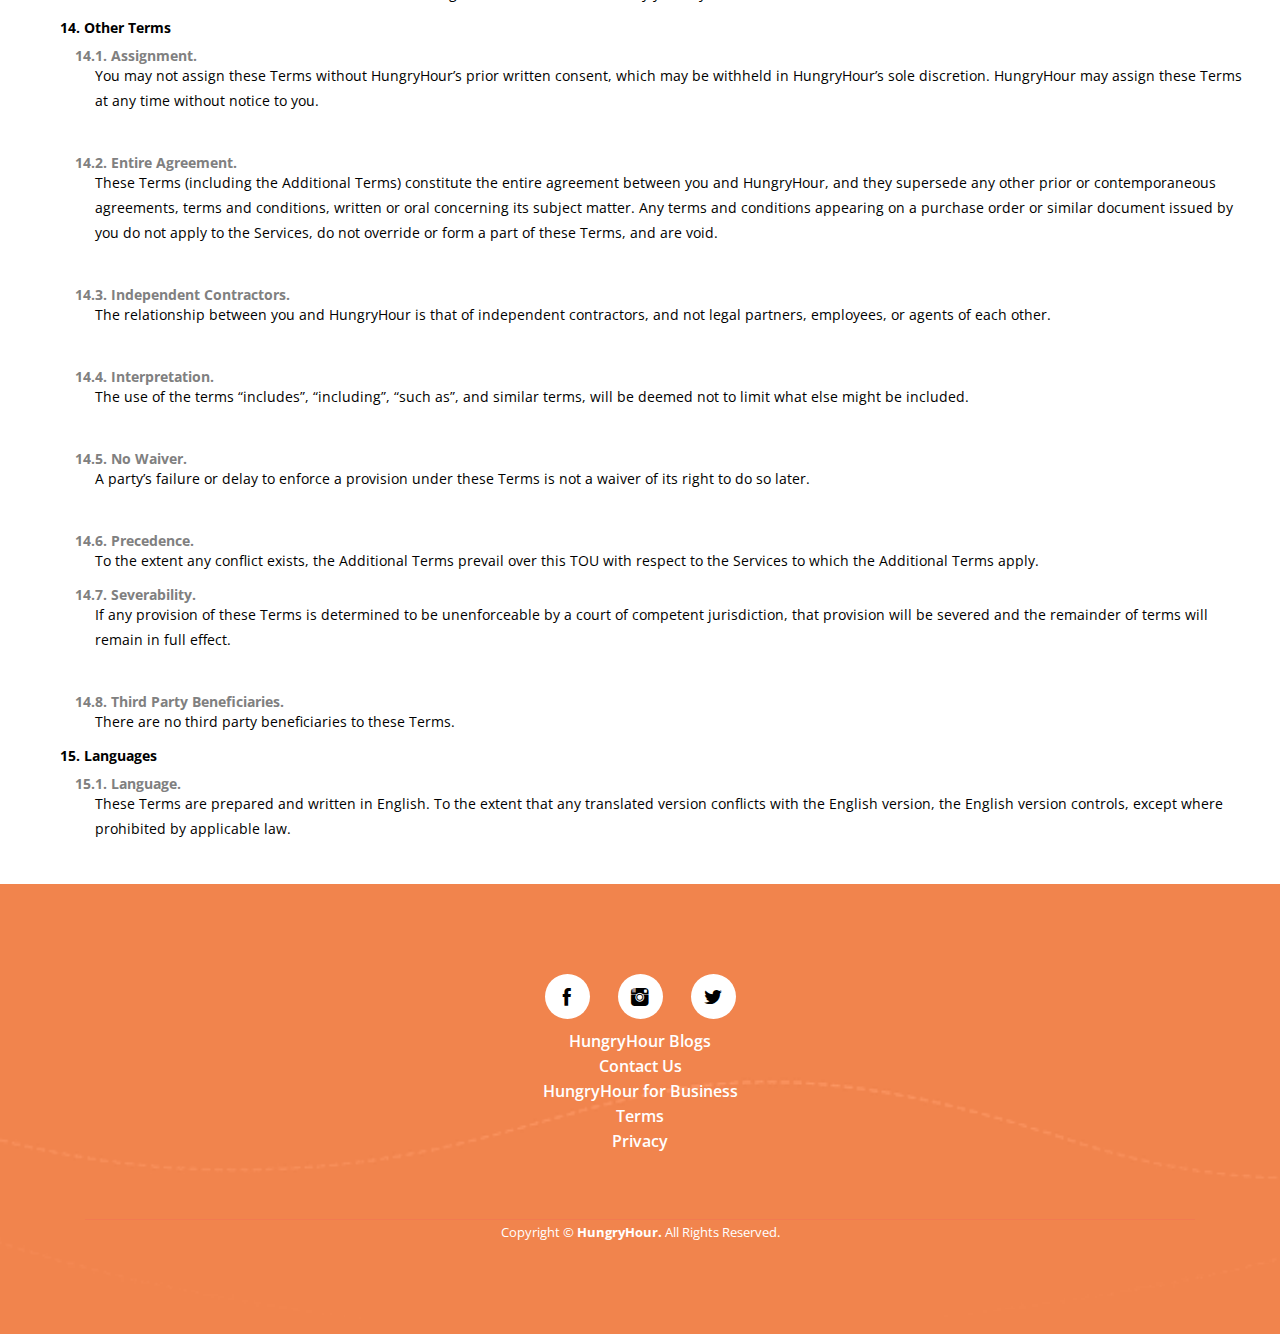
<file: terms.html>
﻿
<!doctype html>
<html class="no-js" lang="zxx">

<head>
	<!-- Global site tag (gtag.js) - Google Analytics -->
	<script async src="https://www.googletagmanager.com/gtag/js?id=UA-123608787-1"></script>
	<script>
	  window.dataLayer = window.dataLayer || [];
	  function gtag(){dataLayer.push(arguments);}
	  gtag('js', new Date());

	  gtag('config', 'UA-123608787-1');
	</script>

	<meta charset="utf-8">
	<meta http-equiv="x-ua-compatible" content="ie=edge">
	<title>HungryHour - The Happy Hour App</title>
    <meta name="title" content="Discounted eats and happy hours in real-time">
    <meta name="description" content="The free happy hour mobile app. Discover hundreds of happy hours recommended by locals and enjoy a great night out. Download today!">
    <meta name="keywords" content="discount, eat, happy hour, real-time, food, drink, deals">
    <meta name="author" content="Diana Levan">
	<meta name="viewport" content="width=device-width, initial-scale=1">
	<link rel="shortcut icon" type="image/x-icon" href="img/icon/favicon32x32.png">
	<!-- Place favicon.ico in the root directory -->
	<!-- all css here -->
	<link rel="stylesheet" href="css/bootstrap.min.css">
	<link rel="stylesheet" href="css/font-awesome.min.css">
	<link rel="stylesheet" href="css/icofont.css">
	<link rel="stylesheet" href="css/meanmenu.min.css">
	<link rel="stylesheet" href="css/slick.css">
	<link rel="stylesheet" href="css/owl.carousel.css">
	<link rel="stylesheet" href="css/magnific-popup.css">
	<link rel="stylesheet" href="css/animate.css">
	<link rel="stylesheet" href="css/animated-headlines.css">
	<link rel="stylesheet" href="css/shortcode/shortcodes.css">
	<link rel="stylesheet" href="style.css">
	<link rel="stylesheet" href="css/responsive.css">
	<link rel="stylesheet" href="css/change-style.css">
	<script src="js/vendor/modernizr-2.8.3.min.js"></script>
	<style>
		p {
			color: #000;
			font-family: 'Open Sans', sans-serif;
			font-size: 14px;
			font-weight: 400;
			line-height: 25px;
			margin: 0 0 15px;
		}

		b {
			color: #000;
			font-weight: bold;
		}

		a {
			color: #4d76d9;
		}

		h1 {
			color: black;
			margin-top: 111px;
			text-align: center;
		}

		hr {
			margin: 23px 0;
			padding: 0px;
			border-bottom: 1px solid #eceff8;
			border-top: 0px;
		}

		h4 {
			color: #FF8441;
			margin-left: 10px;
			font-weight: bold;
		}

		.row {
			margin-left: 15px;
			margin-right: 15px;
		}
	</style>
</head>

<body>
	<!-- header area start -->
	<header style="background-color:ff0000" ;>
		<nav id="header-top" class="navbar" style="background-color:#FF8743" ;>
			<div class="container">
				<div class="navbar-header">
					<button type="button" class="navbar-toggle collapsed" data-toggle="collapse" data-target="#navigation" aria-expanded="false">
						<span class="icon-bar"></span>
						<span class="icon-bar"></span>
						<span class="icon-bar"></span>
					</button>
					<!-- <a class="navbar-brand" href="#"><img src="img/icon/logo.png" alt="logo" class="img-responsive"></a> -->
					<a class="navbar-brand" href="/">
						<!-- <h4 class="home-logo">HungryHour</h4> -->
						<img src="img/icon/logo.png" alt="logo" class="img-responsive">
					</a>
				</div>
				<div class="collapse navbar-collapse" id="navigation">
					<ul class="nav navbar-nav navbar-right">
						<!--<li class="active"><a href="#slider-area">Overview</a></li>
						<li><a href="#HungryHour">Why HungryHour?</a></li>
						<li><a href="#howitwork">How it works</a></li>-->
						<li><a class="download-btn" href="#download-area">Get the App</a></li>
					</ul>
				</div>
			</div>
		</nav>
	</header>

	<div class="row">
		<div class="col-lg-12">
			<h1 style="color:black">
				HungryHour Terms of Use

			</h1>
			<hr />
			<p><b>Last Updated on August 9,2018</b>. This Privacy Policy is effective<b> August 9, 2018</b> for all users.</p>
			<p>
				This Privacy Policy describes our policies on the collection, use, and disclosure of information about you in connection with your use of our
				s, including those offered through our websites, emails, and mobile applications (collectively, the <b>"Service"</b>). The terms <b>"we"</b>, <b>"us"</b>, and <b>"HungryHour"</b> refer to HungryHour, a company based in California. When you use the Service, you consent to our collection, use, and disclosure of information about you as described in this Privacy Policy.<br />
			</p>
		</div>
		<div class="col-lg-12">
			<br />
			<h4>
				1. Introduction


			</h4>

			<p>
				Thank you for using HungryHour’s products, services, websites, and apps which are branded as “HungryHour”.
			</p>
			<p>
				These Terms of Use (“TOU”) contain the terms under which HungryHour and its affiliates provide their Services to you and describe how the Services may be accessed and used.
				We refer to the combination of these TOU and any applicable Additional Terms collectively as these “Terms.”
			</p>
			<p>
				You indicate your agreement to these Terms by clicking or tapping on a button indicating your acceptance of these Terms, by executing a document that references them, by creating a business account, or by using the Services.
			</p>
			<p>
				If you will be using the Services on behalf of an organization, you agree to these Terms on behalf of that organization and you represent that you have the authority to do so. In such case, “you” and “your” will refer to that organization.
			</p>
			<div style="margin-left:30px">
				<b>
					1. Fees and Payments
				</b>
				<br />	<br />
				<b style="color:#808080;margin-left:15px;">1.1. Fees for Services.</b>

				<p style="margin-left:35px">You agree to pay to HungryHour any fees for each Service you purchase or use (including any overage fees), in accordance with the pricing and payment terms presented to you for that Service. Where applicable, you will be billed using the billing method you select through your account settings page. If you have elected to pay the fees by credit card, you represent and warrant that the credit card information you provide is correct and you will promptly notify HungryHour of any changes to such information. Fees paid by you are non-refundable, except as provided in these Terms or when required by law.</p>

				<br />	<br />
				<b style="color:#808080;margin-left:15px;">1.2. Subscriptions.</b>

				<p style="margin-left:35px">
					Some of our Services are billed on a subscription basis (we call these “Subscriptions”). This means that you will be billed in advance on a recurring, periodic basis (each period is called a “billing cycle”). Billing cycles are typically monthly or annual, depending on what subscription plan you select when purchasing a Subscription. Your Subscription will automatically renew at the end of each billing cycle unless you cancel auto-renewal through your online account management page, or by our team at itshungryhour@gmail.com. While we will be sad to see you go, you may cancel auto-renewal on your Subscription at any time, in which case your Subscription will continue until the end of that billing cycle before terminating. You may cancel auto-renewal on your Subscription immediately after the Subscription starts if you do not want it to renew.
				</p>
				<br />	<br />
				<b style="color:#808080;margin-left:15px;">
					1.3. Taxes.
				</b>

				<p style="margin-left:35px">
					Unless otherwise stated, you are responsible for any taxes (other than HungryHour’s income tax) or duties associated with the sale of the Services, including any related penalties or interest (collectively, “Taxes”). You will pay HungryHour for the Services without any reduction for Taxes. If HungryHour is obliged to collect or pay Taxes, the Taxes will be invoiced to you, unless you provide HungryHour with a valid tax exemption certificate authorized by the appropriate taxing authority or other documentation providing evidence that no tax should be charged. HungryHour will not charge you VAT if you provide us with a VAT number issued by a taxing authority in the European Union, are purchasing the Services from HungryHour Europe UC for business reasons, and are located in a different European Union member state from HungryHour Europe UC. If you are required by law to withhold any Taxes from your payments to HungryHour, you must provide HungryHour with an official tax receipt or other appropriate documentation to support such payments.
				</p>
				<br />	<br />
				<b style="color:#808080;margin-left:15px;">
					1.4. Price Changes.

				</b>
				<p style="margin-left:35px">
					HungryHour may change the fees charged for the Services at any time, provided that, for Services billed on a subscription basis, the change will become effective only at the end of the then-current billing cycle of your Subscription. HungryHour will provide you with reasonable prior written notice of any change in fees to give you an opportunity to cancel your Subscription before the change becomes effective.
				</p>

				<b>
					2. Privacy

				</b>
				<br />	<br />
				<b style="color:#808080;margin-left:15px;">
					2.1. Privacy.
				</b>

				<p style="margin-left:35px">In the course of using the Services, you may submit content to HungryHour (including your personal data and the personal data of others) or third parties may submit content to you through the Services (all of the above will be referred to as your “Content”). We know that by giving us your Content, you are trusting us to treat it appropriately. HungryHour’s Privacy Policy, together with any Service-specific privacy notices or statements (collectively, “HungryHour privacy policies”), detail how we treat your Content (including your personal data) and we agree to adhere to those HungryHour privacy policies. You in turn agree that HungryHour may use and share your Content in accordance with the HungryHour privacy policies and applicable data protection laws. If you are a customer who is operating as “data controller” as defined in the European General Data Protection Regulation 2016/679 (“GDPR”) we have added some additional terms below in Section EU2 to address your obligations under this law. You also agree that you are responsible for notifying these third parties who submit content to you through our Services about the HungryHour privacy policies.</p>

				<br />	<br />
				<b style="color:#808080;margin-left:15px;">
					2.2. Security.
				</b>
				<p style="margin-left:35px">
					HungryHour will store and process your Content in a manner consistent with industry security standards. HungryHour has implemented appropriate technical, organizational, and administrative systems, policies, and procedures designed to help ensure the security, integrity, and confidentiality of your Content and to mitigate the risk of unauthorized access to or use of your Content.
				</p>
				<br /><br />
				<b>
					3. USING THE SITE (FOR BUSINESSES)


				</b>
				<br />	<br />
				<b style="color:#808080;margin-left:15px;">
					3.1 Eligibility
				</b>

				<p style="margin-left:35px">To access or use the HungryHour Site for Businesses, you must be 18 years or older and have the requisite power and authority to enter into these Terms. You may not access or use the Site if you are a competitor of ours or if we have previously banned you from the Site or closed your account.</p>

				<br />	<br />
				<b style="color:#808080;margin-left:15px;">
					3.2 Permission to Use the Site

				</b>

				<p style="margin-left:35px">
					We grant you permission to use the Site subject to the restrictions in these Terms. Your use of the Site is at your own risk, including the risk that you might be exposed to Content that is offensive, indecent, inaccurate, objectionable, or otherwise inappropriate.

				</p>
				<br />	<br />
				<b style="color:#808080;margin-left:15px;">
					3.3 Site Availability


				</b>

				<p style="margin-left:35px">
					The Site may be modified, updated, interrupted, suspended or discontinued at any time without notice or liability.

				</p>
				<br />	<br />
				<b style="color:#808080;margin-left:15px;">
					3.4 Business Accounts



				</b>

				<p style="margin-left:35px">
					You must create an account and provide certain information about yourself in order to use some of the features that are offered through the Site. You are responsible for maintaining the confidentiality of your account password. You are also responsible for all activities that occur in connection with your account. You agree to notify us immediately of any unauthorized use of your account. We reserve the right to close your account at any time for any or no reason.

				</p>
				<p style="margin-left:35px">Your account is for your business commercial use only. In creating it, we ask that you provide complete and accurate information about your business. You may not impersonate another business or create or use an account for anyone other than yourself, provide an email address other than your own, or create multiple accounts. Please read our Privacy Policy for more information.</p>
				<br />	<br />


				<b>
					4. Your Content

				</b>
				<br />	<br />
				<b style="color:#808080;margin-left:15px;">
					4.1 Responsibility for Your Content

				</b>

				<p style="margin-left:35px">
					You alone are responsible for Your Content, and once published, it cannot always be withdrawn. You assume all risks associated with Your Content, including anyone's reliance on its quality, accuracy, or reliability, or any disclosure by you of information in Your Content that makes you personally identifiable. You represent that you own, or have the necessary permissions to use and authorize the use of Your Content as described herein. You may not imply that Your Content is in any way sponsored or endorsed by HungryHour.
				</p>
				<p style="margin-left:35px">
					You may expose yourself to liability if, for example, Your Content contains material that is false, intentionally misleading, or defamatory; violates any third-party right, including any copyright, trademark, patent, trade secret, moral right, privacy right, right of publicity, or any other intellectual property or proprietary right; contains material that is unlawful, including illegal hate speech or pornography; exploits or otherwise harms minors; or violates or advocates the violation of any law or regulation.
				</p>

				<br />	<br />
				<b style="color:#808080;margin-left:15px;">
					4.2 Our Right to Use Your Content


				</b>

				<p style="margin-left:35px">
					We may use Your Content in a number of different ways, including publicly displaying it, reformatting it, incorporating it into advertisements and other works, creating derivative works from it, promoting it, distributing it, and allowing others to do the same in connection with their own websites and media platforms ("<b>Other Media</b>"). As such, you hereby irrevocably grant us world-wide, perpetual, non-exclusive, royalty-free, assignable, sublicensable, transferable rights to use Your Content for any purpose. Please note that you also irrevocably grant the users of the Site and any Other Media the right to access Your Content in connection with their use of the Site and any Other Media. Finally, you irrevocably waive, and cause to be waived, against HungryHour and its users any claims and assertions of moral rights or attribution with respect to Your Content. By "use" we mean use, copy, publicly perform and display, reproduce, distribute, modify, translate, remove, analyze, commercialize, and prepare derivative works of Your Content.
				</p>
				<br />	<br />
				<b style="color:#808080;margin-left:15px;">
					4.3. Ownership



				</b>

				<p style="margin-left:35px">
					As between you and HungryHour, you own Your Content. We own the HungryHour Content, including but not limited to visual interfaces, interactive features, graphics, design, compilation, including, but not limited to, our compilation of User Content and other Site Content, computer code, products, software, aggregate user review ratings, and all other elements and components of the Site excluding Your Content, User Content and Third Party Content. We also own the copyrights and other intellectual and proprietary rights throughout the world ("<b>IP Rights</b>") associated with the HungryHour Content and the Site, which are protected by copyright laws and all other applicable intellectual and proprietary rights and laws. As such, you may not modify, reproduce, distribute, create derivative works or adaptations of, publicly display or in any way exploit any of the HungryHour Content in whole or in part except as expressly authorized by us. Except as expressly and unambiguously provided herein, we do not grant you any express or implied rights, and all rights in and to the Site and the HungryHour Content are retained by us.

				</p>
				<br />	<br />
				<b style="color:#808080;margin-left:15px;">
					4.4 Advertising



				</b>

				<p style="margin-left:35px">
					HungryHour and its licensees may publicly display advertisements and other information adjacent to or included with Your Content. You are not entitled to any compensation for such advertisements. The manner, mode and extent of such advertising are subject to change without specific notice to you.

				</p>
				<p style="margin-left:35px">Your account is for your business commercial use only. In creating it, we ask that you provide complete and accurate information about your business. You may not impersonate another business or create or use an account for anyone other than yourself, provide an email address other than your own, or create multiple accounts. Please read our Privacy Policy for more information.</p>
				<br />	<br />
				<b style="color:#808080;margin-left:15px;">
					4.5 Other




				</b>

				<p style="margin-left:35px">
					User Content (including any that may have been created by users employed or contracted by HungryHour) does not necessarily reflect the opinion of HungryHour. We reserve the right to remove, screen, edit, or reinstate User Content from time to time at our sole discretion for any reason or no reason, and without notice to you. For example, we may remove a review if we believe it violates our <a href="https://www.yelp.com/guidelines" target="_blank">Content Guidelines</a>. We have no obligation to retain or provide you with copies of Your Content, nor do we guarantee any confidentiality with respect to Your Content.

				</p>

				<b>
					5. HungryHour IP


				</b>
				<br />	<br />
				<b style="color:#808080;margin-left:15px;">
					5.1. HungryHour IP.

				</b>

				<p style="margin-left:35px">
					Neither these Terms nor your use of the Services grants you ownership in the Services or the content you access through the Services (other than your Content).

				</p>

				<br />	<br />

				<b>
					6. User Content



				</b>
				<br />	<br />
				<b style="color:#808080;margin-left:15px;">
					6.1. User Content.


				</b>

				<p style="margin-left:35px">
					The Services may display content provided by others that is not owned by HungryHour. Such content is the sole responsibility of the entity that makes it available. Correspondingly, you are responsible for your own Content and you must ensure that you have all the rights and permissions needed to use that Content in connection with the Services. HungryHour is not responsible for any actions you take with respect to your Content, including sharing it publicly.
				</p>
				<p style="margin-left:35px">
					Please do not use content from the Services unless you have first obtained the permission of its owner, or are otherwise authorized by law to do so.
				</p>

				<br />	<br />
				<b style="color:#808080;margin-left:15px;">
					6.2. Content Review.

				</b>

				<p style="margin-left:35px">
					You acknowledge that, in order to ensure compliance with legal obligations, HungryHour may be required to review certain content submitted to the Services to determine whether it is illegal or whether it violates these Terms (such as when unlawful content is reported to us). We may also modify, prevent access to, delete, or refuse to display content that we believe violates the law or these Terms. However, HungryHour otherwise has no obligation to monitor or review any content submitted to the Services.

				</p>

				<br />	<br />
				<b style="color:#808080;margin-left:15px;">
					6.3. Third Party Resources.


				</b>

				<p style="margin-left:35px">
					HungryHour may publish links in its Services to internet websites maintained by third parties. HungryHour does not represent that it has reviewed such third party websites and is not responsible for them or any content appearing on them. Trademarks displayed in conjunction with the Services are the property of their respective owners.
				</p>

				<br />	<br />
				<b>
					7. Account Management


				</b>
				<br />	<br />
				<b style="color:#808080;margin-left:15px;">
					7.1. Keep Your Password Secure.


				</b>

				<p style="margin-left:35px">
					If you have been issued an account by HungryHour in connection with your use of the Services, you are responsible for safeguarding your password and any other credentials used to access that account. You, and not HungryHour, are responsible for any activity occurring in your account (other than activity that HungryHour is directly responsible for which is not performed in accordance with your instructions), whether or not you authorized that activity. If you become aware of any unauthorized access to your account, you should notify HungryHour immediately.
				</p>


				<br />	<br />
				<b style="color:#808080;margin-left:15px;">
					7.2. Keep Your Details Accurate.


				</b>

				<p style="margin-left:35px">
					HungryHour occasionally sends notices to the email address registered with your account. You must keep your email address and, where applicable, your contact details and payment details associated with your account current and accurate. Accounts are controlled by the entity whose email address is registered with the account.
				</p>
				<br />	<br />
				<b style="color:#808080;margin-left:15px;">
					7.3. Remember to Backup.



				</b>

				<p style="margin-left:35px">
					You are responsible for maintaining, protecting, and making backups of your Content. To the extent permitted by applicable law, HungryHour will not be liable for any failure to store, or for loss or corruption of, your Content.

				</p>
				<br />	<br />
				<b style="color:#808080;margin-left:15px;">
					7.4. Account Inactivity.


				</b>

				<p style="margin-left:35px">
					HungryHour and its licensees may publicly display advertisements and other information adjacent to or included with Your Content. You are not entitled to any compensation for such advertisements. The manner, mode and extent of such advertising are subject to change without specific notice to you.

				</p>

				<br />	<br />
				<b style="color:#808080;margin-left:15px;">
					7.5. Customer Success.




				</b>

				<p style="margin-left:35px">
					HungryHour may help guide you in reviewing your content and helping you effectively use HungryHour services.

				</p>

				<b>
					8. User Requirements



				</b>
				<br />	<br />
				<b style="color:#808080;margin-left:15px;">
					8.1. Legal Status

				</b>

				<p style="margin-left:35px">
					If you are an individual, you may only use the Services if you have the power to form a contract with HungryHour. If you do not have the power to form a contract, you may not use the Services. If you are not an individual, you warrant that you are validly formed and existing under the laws of your jurisdiction of formation, that you have full power and authority to enter into these Terms, and that you have duly authorized your agent to bind you to these Terms.

				</p>


				<br />	<br />
				<b style="color:#808080;margin-left:15px;">
					8.2. Minors.


				</b>

				<p style="margin-left:35px">
					“Minors” are individuals under the age of 13 (or under a higher age if permitted by the laws of their residence). None of the Services are intended for use by Minors. If you are a Minor, you may not use the Services. By using the Services, you represent and warrant that you are not a Minor.

				</p>
				<br />	<br />
				<b style="color:#808080;margin-left:15px;">
					8.3. Embargoes.

				</b>

				<p style="margin-left:35px">
					You may only use the Services if you are not barred under any applicable laws from doing so. If you are located in a country embargoed by United States or other applicable law from receiving the Services, or are on the U.S. Department of Commerce’s Denied Persons List or Entity List, or the U.S. Treasury Department’s list of Specially Designated Nationals, you are not permitted to purchase any paid Services from HungryHour. You will ensure that: (a) your end users do not use the Services in violation of any export restriction or embargo by the United States; and (b) you do not provide access to the Services to persons or entities on any of the above lists.

				</p>


				<b>
					9. Acceptable Uses

				</b>
				<br />	<br />
				<b style="color:#808080;margin-left:15px;">
					9.1. Legal Compliance.


				</b>

				<p style="margin-left:35px">
					You represent and warrant that you will comply with all laws and regulations applicable to your use of the Services.

				</p>


				<br />	<br />
				<b style="color:#808080;margin-left:15px;">
					9.2. Your Responsibilities.



				</b>

				<p style="margin-left:35px">
					You are responsible for your conduct, Content, and communications with others while using the Services. You must comply with the following requirements when using the Services:

				</p>

				<p style="margin-left:35px">
					(a) You may not purchase, use, or access the Services for the purpose of building a competitive product or service or for any other competitive purposes.

				</p>
				<p style="margin-left:35px">
					(b) You may not misuse our Services by interfering with their normal operation, or attempting to access them using a method other than through the interfaces and instructions that we provide.

				</p>
				<p style="margin-left:35px">
					(c) You may not circumvent or attempt to circumvent any limitations that HungryHour imposes on your account (such as by opening up a new account to conduct a survey that we have closed for a Terms violation).
				</p>
				<p style="margin-left:35px">
					(d) Unless authorized by HungryHour in writing, you may not probe, scan, or test the vulnerability of any HungryHour system or network.

				</p>
				<p style="margin-left:35px">
					(e) Unless authorized by HungryHour in writing, you may not use any manual or automated system or software to extract or scrape data from the websites or other interfaces through which we make our Services available.

				</p>
				<p style="margin-left:35px">
					(f) Unless permitted by applicable law, you may not deny others access to, or reverse engineer, the Services, or attempt to do so.

				</p>
				<p style="margin-left:35px">
					(g) You may not transmit any viruses, malware, or other types of malicious software, or links to such software, through the Services.

				</p>
				<p style="margin-left:35px">
					(h) You may not engage in abusive or excessive usage of the Services, which is usage significantly in excess of average usage patterns that adversely affects the speed, responsiveness, stability, availability, or functionality of the Services for other users. HungryHour will endeavor to notify you of any abusive or excessive usage to provide you with an opportunity to reduce such usage to a level acceptable to HungryHour.
				</p>
				<p style="margin-left:35px">
					(i) You may not use the Services to infringe the intellectual property rights of others, or to commit an unlawful activity.

				</p>
				<p style="margin-left:35px">
					(j) Unless authorized by HungryHour in writing, you may not resell or lease the Services.

				</p>
				<p style="margin-left:35px">
					(k) If your use of the Services requires you to comply with industry-specific regulations applicable to such use, you will be solely responsible for such compliance, unless HungryHour has agreed with you otherwise. You may not use the Services in a way that would subject HungryHour to those industry-specific regulations without obtaining HungryHour’s prior written agreement. For example, you may not use the Services to collect, protect, or otherwise handle “protected health information” (as defined in 45 C.F.R. §160.103 under United States federal regulations) without entering into a separate business associate agreement with HungryHour that permits you to do so.

				</p>
				<p style="margin-left:35px">
					(l) You may not register accounts by “bots” or other automated methods.

				</p>


				<br />	<br />

				<b>
					10. PCI Compliance


				</b>
				<br />	<br />
				<b style="color:#808080;margin-left:15px;">
					10.1. PCI Standards
				</b>

				<p style="margin-left:35px">
					If you use the Services to accept payment card transactions, you must comply with the Payment Card Industry Data Security Standards (PCI-DSS) to the extent they are applicable to your business (the “PCI Standards”). HungryHour provides tools to simplify your compliance with the PCI Standards, but you must ensure that your business is compliant and the specific steps you will need to take to comply with the PCI Standards will depend on your implementation of the Services.
				</p>


				<br />	<br />
				<b style="color:#808080;margin-left:15px;">
					10.2. Cardholder Data.


				</b>

				<p style="margin-left:35px">
					HungryHour is responsible for the security of Cardholder Data that is collected, transmitted, stored, or processed by us on your behalf. “Cardholder Data” is defined as a cardholder’s primary account number, and where a full unmasked card number is present, any of the cardholder name, expiration date, and/or service code. HungryHour has developed strict security features to protect Cardholder Data, and as such this data may only be used in anticipated ways and stored in appropriate places. YOU ACKNOWLEDGE AND AGREE THAT YOU ARE PROHIBITED FROM COLLECTING OR ENTERING CARDHOLDER DATA INTO ANY FORM OR DATA ENTRY FIELDS IN THE SERVICES, EXCEPT INTO THOSE FIELDS INTENDED SOLELY FOR THAT PURPOSE (i.e. where HungryHour explicitly enables such data to be entered into such fields). Appropriate fields are clearly marked with labels such as ‘Card number’ or by having a credit card icon precede them. Similarly, excluding payment forms, you must never collect or enter any “Sensitive Authentication Data”, as defined by the PCI Standards (including CVC or CVV2) into any fields in the Services. You assume all responsibility for any Cardholder Data entered into the Services in violation of these terms.

				</p>
				<br />	<br />

				<b>
					11. Suspension and Termination of Services



				</b>
				<br />	<br />
				<b style="color:#808080;margin-left:15px;">
					11.1. By You.

				</b>

				<p style="margin-left:35px">
					You can terminate your Subscription at any time by contacting the HungryHour team at itshungryhour@gmail.com. Such termination will result in the deactivation or disablement of your account and access to it, and the deletion of content you collected through use of the Services. Terminations are confirmed immediately and you will not be charged again for that Subscription unless you purchase a new one. If you terminate a Subscription in the middle of a billing cycle, you will not receive a refund for any period of time you did not use in that billing cycle unless you are terminating these Terms for any of the following reasons: (a) we have materially breached these Terms and failed to cure that breach within 30 days after you have so notified us in writing; or (b) a refund is required by law.
					</p>
					<br />	<br />
					<b style="color:#808080;margin-left:15px;">
						11.2. By HungryHour.

					</b>

				<p style="margin-left:35px">
					HungryHour may terminate your Subscription at the end of a billing cycle by providing at least 30 days’ prior written notice to you. HungryHour may terminate your Subscription for any reason by providing at least 90 days’ written notice to you and will provide a pro rata refund for any period of time you did not use in that billing cycle. HungryHour may suspend performance or terminate your Subscription for any of the following reasons: (a) you have materially breached these Terms and failed to cure that breach within 30 days after HungryHour has so notified you in writing; (b) you cease your business operations or become subject to insolvency proceedings and the proceedings are not dismissed within 90 days; or (c) you fail to pay fees for 30 days past the due date. Additionally, HungryHour may limit, suspend, or terminate the Services to you: (i) if you fail to comply with these Terms, (ii) if you use the Services in a way that causes legal liability to us or disrupts others’ use of the Services; or (iii) if we are investigating suspected misconduct by you. Also, if we limit, suspend, or terminate the Services you receive, we will endeavor to give you advance notice and an opportunity to export a copy of your Content from that Service. However, there may be time sensitive situations where HungryHour may decide that we need to take immediate action without notice. HungryHour will use commercially reasonable efforts to narrow the scope and duration of any limitation or suspension under this Section as is needed to resolve the issue that prompted such action. HungryHour has no obligation to retain your Content upon termination of the applicable Service.
				</p>
				<br />	<br />
				<b style="color:#808080;margin-left:15px;">
					11.3. Further Measures.


				</b>

				<p style="margin-left:35px">
					If HungryHour stops providing the Services to you because you repeatedly or egregiously breach these Terms, HungryHour may take measures to prevent the further use of the Services by you, including blocking your IP address.

				</p>
				<br />	<br />

				<b>
					12. Changes and Updates


				</b>
				<br />	<br />
				<b style="color:#808080;margin-left:15px;">
					12.1. Changes to Terms.


				</b>

				<p style="margin-left:35px">
					HungryHour may change these Terms at any time for a variety of reasons, such as to reflect changes in applicable law or updates to Services, and to account for new Services or functionality. The most current version will always be posted on the HungryHour website. If an amendment is material, as determined in HungryHour’s sole discretion, HungryHour will notify you by email. Notice of amendments may also be posted to HungryHour’s blog or upon your login to your account. Changes will be effective no sooner than the day they are publicly posted. In order for certain changes to become effective, applicable law may require HungryHour to obtain your consent to such changes, or to provide you with sufficient advance notice of them. If you do not want to agree to any changes made to the terms for a Service, you should stop using that Service, because by continuing to use the Services you indicate your agreement to be bound by the updated terms.
				</p>
					<br />	<br />
					<b style="color:#808080;margin-left:15px;">
						12.2. Changes to Services.


					</b>

				<p style="margin-left:35px">
					HungryHour constantly changes and improves the Services. HungryHour may add, alter, or remove functionality from a Service at any time without prior notice. HungryHour may also limit, suspend, or discontinue a Service at its discretion. If HungryHour discontinues a Service, we will give you reasonable advance notice to provide you with an opportunity to export a copy of your Content from that Service. HungryHour may remove content from the Services at any time in our sole discretion, although we will endeavor to notify you before we do that if it materially impacts you and if practicable under the circumstances.

				</p>
				<br />	<br />
				<b style="color:#808080;margin-left:15px;">
					12.3. Downgrades.


				</b>

				<p style="margin-left:35px">
					Downgrading your account plan may cause the loss of content, features, functionality, or capacity of your account.

				</p>
				<br />	<br />

				<b>
					13. Disclaimers and Limitations of Liability



				</b>
				<br />	<br />
				<b style="color:#808080;margin-left:15px;">
					13.1. Disclaimers


				</b>

				<p style="margin-left:35px">
					While it is in HungryHour’s interest to provide you with a great experience when using the Services, there are certain things we do not promise about them. We try to keep our online Services up, but they may be unavailable from time to time for various reasons. EXCEPT AS EXPRESSLY PROVIDED IN THESE TERMS AND TO THE EXTENT PERMITTED BY APPLICABLE LAW, THE SERVICES ARE PROVIDED “AS IS” AND HUNGRYHOUR DOES NOT MAKE WARRANTIES OF ANY KIND, EXPRESS, IMPLIED, OR STATUTORY, INCLUDING THOSE OF MERCHANTABILITY, FITNESS FOR A PARTICULAR PURPOSE, AND NON-INFRINGEMENT OR ANY REPRESENTATIONS REGARDING AVAILABILITY, RELIABILITY, OR ACCURACY OF THE SERVICES.</p>
					<br />	<br />
					<b style="color:#808080;margin-left:15px;">
						13.2. Exclusion of Certain Liability.


					</b>

				<p style="margin-left:35px">
					TO THE EXTENT PERMITTED BY APPLICABLE LAW, HungryHour, ITS AFFILIATES, OFFICERS, EMPLOYEES, AGENTS, SUPPLIERS, AND LICENSORS WILL NOT BE LIABLE FOR (A) ANY INDIRECT, CONSEQUENTIAL, SPECIAL, INCIDENTAL, PUNITIVE, OR EXEMPLARY DAMAGES WHATSOEVER, OR (B) LOSS OF USE, DATA, BUSINESS, REVENUES, OR PROFITS (IN EACH CASE WHETHER DIRECT OR INDIRECT), ARISING OUT OF OR IN CONNECTION WITH THE SERVICES AND THESE TERMS, AND WHETHER BASED ON CONTRACT, TORT, STRICT LIABILITY, OR ANY OTHER LEGAL THEORY, EVEN IF HUNGRYHOUR HAS BEEN ADVISED OF THE POSSIBILITY OF SUCH DAMAGES AND EVEN IF A REMEDY FAILS OF ITS ESSENTIAL PURPOSE.

				</p>
				<br />	<br />
				<b style="color:#808080;margin-left:15px;">
					13.3. Limitation of Liability.


				</b>

				<p style="margin-left:35px">
					TO THE EXTENT PERMITTED BY APPLICABLE LAW, THE AGGREGATE LIABILITY OF EACH OF HUNGRYHOUR, ITS AFFILIATES, OFFICERS, EMPLOYEES, AGENTS, SUPPLIERS, AND LICENSORS ARISING OUT OF OR IN CONNECTION WITH THE SERVICES AND THESE TERMS WILL NOT EXCEED THE LESSER OF: (A) THE AMOUNTS PAID BY YOU TO HUNGRYHOUR FOR USE OF THE SERVICES AT ISSUE DURING THE 12 MONTHS PRIOR TO THE EVENT GIVING RISE TO THE LIABILITY; AND (B) US$200.00.
				</p>
				<br />	<br />
				<b style="color:#808080;margin-left:15px;">
					13.4. Consumers.



				</b>

				<p style="margin-left:35px">
					We acknowledge that the laws of certain jurisdictions provide legal rights to consumers that may not be overridden by contract or waived by those consumers. If you are such a consumer, nothing in these Terms limits any of those consumer rights.

				</p>
				<br />	<br />
				<b style="color:#808080;margin-left:15px;">
					13.5. Businesses.




				</b>

				<p style="margin-left:35px">
					If you are a business, you will indemnify and hold harmless HungryHour and its affiliates, officers, agents, and employees from all liabilities, damages, and costs (including settlement costs and reasonable attorneys’ fees) arising out of a third party claim regarding or in connection with your or your end users’ use of the Services or breach of these Terms, to the extent that such liabilities, damages and costs were caused by you or your end users.
				</p>

				<b>
					14. Other Terms



				</b>
				<br />	<br />
				<b style="color:#808080;margin-left:15px;">
					14.1. Assignment.



				</b>

				<p style="margin-left:35px">
					You may not assign these Terms without HungryHour’s prior written consent, which may be withheld in HungryHour’s sole discretion. HungryHour may assign these Terms at any time without notice to you.
				</p>

				<br />	<br />
				<b style="color:#808080;margin-left:15px;">
					14.2. Entire Agreement.


				</b>

				<p style="margin-left:35px">
					These Terms (including the Additional Terms) constitute the entire agreement between you and HungryHour, and they supersede any other prior or contemporaneous agreements, terms and conditions, written or oral concerning its subject matter. Any terms and conditions appearing on a purchase order or similar document issued by you do not apply to the Services, do not override or form a part of these Terms, and are void.
				</p>
				<br />	<br />
				<b style="color:#808080;margin-left:15px;">
					14.3. Independent Contractors.

				</b>

				<p style="margin-left:35px">
					The relationship between you and HungryHour is that of independent contractors, and not legal partners, employees, or agents of each other.

				</p>
				<br />	<br />
				<b style="color:#808080;margin-left:15px;">
					14.4. Interpretation.

				</b>

				<p style="margin-left:35px">
					The use of the terms “includes”, “including”, “such as”, and similar terms, will be deemed not to limit what else might be included.

				</p>
				<br />	<br />


				<b style="color:#808080;margin-left:15px;">
					14.5. No Waiver.


				</b>

				<p style="margin-left:35px">
					A party’s failure or delay to enforce a provision under these Terms is not a waiver of its right to do so later.

				</p>
				<br />	<br />
				<b style="color:#808080;margin-left:15px;">
					14.6. Precedence.


				</b>

				<p style="margin-left:35px">
					To the extent any conflict exists, the Additional Terms prevail over this TOU with respect to the Services to which the Additional Terms apply.

				</p>
				<b style="color:#808080;margin-left:15px;">
					14.7. Severability.



				</b>

				<p style="margin-left:35px">
					If any provision of these Terms is determined to be unenforceable by a court of competent jurisdiction, that provision will be severed and the remainder of terms will remain in full effect.

				</p>
				<br />	<br />
				<b style="color:#808080;margin-left:15px;">
					14.8. Third Party Beneficiaries.



				</b>

				<p style="margin-left:35px">
					There are no third party beneficiaries to these Terms.
				</p>
				<b>
					15. Languages
				</b>
				<br />	<br />
				<b style="color:#808080;margin-left:15px;">
					15.1. Language.
				</b>

				<p style="margin-left:35px">
					These Terms are prepared and written in English. To the extent that any translated version conflicts with the English version, the English version controls, except where prohibited by applicable law.

				</p>

				<br />	<br />
			</div>

		</div>


		</div>

		<!-- Copyright Area Start -->
		<div class="section copyright-area bg-7 ptb-65">
			<div class="container">
				<!-- Copyright right -->
				<div class="row">
					<div class="col-md-12">
						<div class="copyright-area text-center">
							<!-- Copyright social -->
							<div class="contact-social text-center pb-10">
								<ul>
									<li>
										<a href="https://www.facebook.com/itshungryhour/"><i class="icofont icofont-social-facebook"></i></a>
									</li>
									<li>
										<a href="https://www.instagram.com/itshungryhour/"><i class="icofont icofont-social-instagram"></i></a>
									</li>
									<li>
										<a href="https://twitter.com/itshungryhour"><i class="icofont icofont-social-twitter"></i></a>
									</li>
								</ul>
							</div>
							<!-- Copyright social -->
							<!-- Copyright text -->
						</div>
					</div>
				</div>
				<div class="row">
					<div class="conct-border two">
						<div class="col-md-12 col-sm-12">
							<div class="single-address">
								<div class="media">
									<div class="media-body text-center">
										<a href="https://blog.itshungryhour.com/" style="cursor:pointer;color:white;font-family: 'Open Sans', sans-serif; font-size: 16px;font-weight: 600; line-height: 25px;">HungryHour Blogs</a><br />
										<a href="https://itshungryhour.com/business/contactus.html" style="cursor:pointer;color:white;font-family: 'Open Sans', sans-serif; font-size: 16px;font-weight: 600; line-height: 25px;">Contact Us</a><br />
										<a href="/business" style="cursor:pointer;color:white;font-family: 'Open Sans', sans-serif; font-size: 16px;font-weight: 600; line-height: 25px;">HungryHour for Business</a><br />
										<a href="terms.html" style="cursor:pointer;color:white;font-family: 'Open Sans', sans-serif; font-size: 16px;font-weight: 600; line-height: 25px;">Terms</a><br />
										<a href="privacypolicy.html" style="cursor:pointer;color:white;font-family: 'Open Sans', sans-serif; font-size: 16px;font-weight: 600; line-height: 25px;">Privacy</a>
									</div>
								</div>
							</div>
						</div>
					</div>
				</div>
				<div class="copyright-text text-center">
					<p>Copyright &copy; <a href="index.html"> HungryHour. </a> All Rights Reserved.</p>
				</div>
				<!-- Copyright right -->
			</div>
		</div>
		<!-- Copyright Area End -->
		<!-- all js here -->
		<script src="js/vendor/jquery-1.12.4.min.js"></script>
		<script src="js/bootstrap.min.js"></script>
		<script src="js/owl.carousel.min.js"></script>
		<script src="js/slick.min.js"></script>
		<script src="js/jquery.ajaxchimp.min.js"></script>
		<script src="js/plugins.js"></script>
		<script src="js/terms.js"></script>


		</body>

</html>
</file>
<file: css/shortcode/shortcodes.css>
/* ====================================
	
	Template: Moto - App Landing Page
	Css Name: Import Css
	Version: 1.1
	Design and Developed by: Hastech

====================================== */

@import url("default.css");
</file>
<file: style.css>
/*============================================

    Template: Moto - App Landing Page
	Css Name: Main Style
	Version: 1.1
	Design and Developed by: Hastech

==============================================

    CSS INDEX
    ===================

    1. IMPORT GOOGLE FONT
	2. HEADER AREA
	3. SLIDER AREA
	4. SERVICE AREA
	5. ABOUT AREA
	6. SECTION HEADDING STYLE
	7. AWESOME FEATURES AREA
	8. HOW WORK AREA
	9. FUN FACT AREA
	10. DOWNLOAD BUTTON AREA
	11. PRICING AREA
	12. TESTIMONIAL AREA
	13. TEAM AREA
	14. SUBCRIBE FORM AREA
	15. CONTACT FORM AREA
	16. CONTACT INFORMATION AREA
	17. CONTACT SOCIAL AREA
	18. HOMEPAGE TWO
	19. VIDEO BACKGROUND AREA
	20. ScreenShot Area
	21. ScrollUp

===========================================================*/

/* ============= 1. IMPORT GOOGLE FONT ============= */
 @import url('https://fonts.googleapis.com/css?family=Open+Sans:300,400,600,700,800');

/* ============= 2. HEADER AREA ============= */
header {
  left: 0;
  position: absolute;
  right: 0;
  top: 0;
  z-index: 4;
}
#navigation {
    padding: 0 15px;
}
.navbar {
    border-radius: 0;
    margin: 0;
    padding-top: 30px;
    -webkit-transition: all 0.7s ease 0s;
    transition: all 0.5s ease 0s;
}
.navbar.navbar-fixed-top {
    background: rgba(0, 0, 0, 0) -webkit-linear-gradient(left, #fd763c 0%, #ff9152 100%) repeat scroll 0 0;
    background: rgba(0, 0, 0, 0) linear-gradient(to right, #fd763c 0%, #ff9152 100%) repeat scroll 0 0;
    box-shadow: 0 0 20px -10px #000;
    padding: 0;
}
.navbar-brand {
  padding: 19px 0;
}
.navbar > .container .navbar-brand, .navbar > .container-fluid .navbar-brand {
  margin-left: 0;
}
.navbar-brand > img {
    -webkit-transition: all 0.3s ease 0s;
    transition: all 0.3s ease 0s;
    width: 100%;
}
.navbar-fixed-top .navbar-brand > img {
    width: 85%;
}
.navbar-nav li a {
  color: #fff;
  font-size: 16px;
  font-weight: 600;
  padding: 20px;
  transition: all 0.3s ease 0s;
}
.nav > li > a:focus, .nav > li > a:hover, .nav > .active > a {
  background: rgba(0, 0, 0, 0) none repeat scroll 0 0;
  opacity: 0.6;
}
.navbar-nav li a.download-btn {
  border: 1px solid #fff;
  border-radius: 4px;
  margin-top: 10px;
  padding: 8px 30px;
  transition:.3s;
}
.navbar-nav li a.download-btn:hover {
  background: #fd763c none repeat scroll 0 0;
  border-color: #fd763c;
  box-shadow: 0 0 30px 0 rgba(0, 0, 0, 0.1);
  -webkit-box-shadow: 0 0 30px 0 rgba(0, 0, 0, 0.1);
  -moz-box-shadow: 0 0 30px 0 rgba(0, 0, 0, 0.1);
  opacity: 1;
}

/* ============= 3. SLIDER AREA ============= */
.hero-area {
  /*background-image: url(img/slider/1.png);*/
  background-color: #FD763C;
  background-size: cover;
  background-position: center center;
  height: 100vh;
  z-index: 1;
  position: relative;
  color: #fff;
}

.parallax {
  background-attachment: fixed;
}
.slider {
  -webkit-box-align: center;
  -ms-flex-align: center;
  align-items: center;
  display: -webkit- flex;
  display: -moz- flex;
  display: -ms- flex;
  display: -o- flex;
  display: -webkit-box;
  display: -ms-flexbox;
  display: flex;
  height: 100%;
}

.mainPhone {
  /*display: block;*/
    margin-left: auto;
    margin-right: auto;
}

.slider h1 {
  color: #fff;
  margin-bottom: 20px;
}
.slider p {
  color: #fff;
  font-size: 18px;
  margin: 0 0 35px;
  padding-right: 28%;
}
.slider-thumb {
  position: absolute;
  bottom: 0;
  right: 0%;
  z-index: 3;
}
.hero-btn {
  background: #fd763c none repeat scroll 0 0;
  border-radius: 4px;
  color: #fff;
  display: inline-block;
  font-size: 16px;
  font-weight: 700;
  padding: 15px 50px;
  text-decoration: none;
  text-transform: uppercase;
  transition: all 0.3s ease 0s;
  -webkit-box-shadow: 0px 0px 30px 0px rgba(0,0,0,0.1);
  -moz-box-shadow: 0px 0px 30px 0px rgba(0,0,0,0.1);
  box-shadow: 0px 0px 30px 3px rgba(0,0,0,0.1);
}
.hero-btn:hover, .about-content > .hero-btn:hover {
  background-color: #fd763c;
  color: #fff;
  text-decoration: none;
}
.hero-text p.he-p {
  padding: 0 22%;
  line-height: 30px;
}

/* Slider Nav */
.background-area .owl-nav div {
  background: rgba(0, 0, 0, 0) none repeat scroll 0 0;
  border: 2px solid rgba(255, 255, 255, 0.4);
  color: #ffffff;
    color: #FD763C;

  font-size: 38px;
  height: 50px;
  left: -56px;
  line-height: 45px;
  margin-top: -25px;
  position: absolute;
  text-align: center;
  top: 50%;
  transition: all 0.4s ease 0s;
  width: 50px;
  z-index: 999;
}
.background-area .owl-nav .owl-next {
    left: auto;
    right: -56px;
}
.background-area:hover .owl-nav div {
    left: 10px;
}
.background-area:hover .owl-nav .owl-next {
    left: auto;
    right: 10px;
}
.background-area .owl-nav div:hover {
    background: rgba(255, 255, 255, 0.4) none repeat scroll 0 0;
}
.slide-animation {
  left: -15px;
  position: absolute;
  z-index:-9;
    /*z-index:-9;*/
}

.slide-phone {
  display: block;
  max-width:40%;
  max-height:40%;
  width: auto;
  height: auto;
}
/* ============= 4. SERVICE AREA ============= */
.service-area {}
.single-service {
  padding: 46px 25px 35px;
  -webkit-transition: .3s;
  transition: .3s;
  /*text-align: center;*/
}
.single-service h2 {
  font-size: 24px;
  padding-top: 15px;
}
.service-content {
  display: block;
  overflow: hidden;
}

/* ============= 5. ABOUT AREA ============= */
.about-content > h2 {
  margin-bottom: 35px;
}
.about-content > p {
  margin: 0 0 25px;
}
.about-content > .hero-btn {
  background: #fd763c none repeat scroll 0 0;
  border-radius: 4px;
  box-shadow: 0 0 20px 0 rgba(255, 95, 109, 0.4);
  -webkit-box-shadow: 0 0 20px 0 rgba(255, 95, 109, 0.4);
  -moz-box-shadow: 0 0 20px 0 rgba(255, 95, 109, 0.4);
  color: #fff;
  display: inline-block;
  font-size: 16px;
  font-weight: 700;
  padding: 15px 40px;
  text-decoration: none;
  text-transform: uppercase;
  transition: all 0.3s ease 0s;
  margin-top: 25px;
}
.about-content > .hero-btn i {
  margin-right: 5px;
}

/* ============= 6. SECTION HEADDING STYLE ============= */
.section-heading {
  margin: 0 auto;
  width: 48%;
}
.section-heading h2 {
  margin-bottom: 24px;
  position: relative;
  text-transform: capitalize;
  /*line-height: 30px;*/
}
.section-heading p {
    margin-bottom: 10px;
}

/* ============= 7. AWESOME FEATURES AREA ============= */
.awesome-feature {
  border-radius: 10px;
  margin-bottom: 20px;
  padding: 40px 0 35px;
  transition: all 0.3s ease 0s;
}
.awesome-feature:hover{background: #fd763c none repeat scroll 0 0;}
.awesome-feature-icon span {
    display: block;
    height: 60px;
    margin-left: 10px;
    position: relative;
    width: 60px;
	margin:0 auto;
}
.awesome-feature-icon span:after {
    background: rgba(0, 0, 0, 0) -webkit-linear-gradient(top, #fd763c 0%, #ffb270 100%) repeat scroll 0 0;
    background: rgba(0, 0, 0, 0) linear-gradient(to top, #fd763c 0%, #ffb270 100%) repeat scroll 0 0;
    border-radius: 60px;
    content: "";
    height: 100%;
    left: 0;
    position: absolute;
    top: 0;
    width: 100%;
    z-index: 0;
}
.awesome-feature-icon i {
    background-color: #f5f7fa;
    border-radius: 60px;
    color: #4c5462;
    display: inline-block;
    font-size: 24px;
    height: calc(100% - 2px);
    left: 0px;
    line-height: 58px;
    position: relative;
    text-align: center;
    top: 1px;
    -webkit-transition: all 0.3s ease 0s;
    transition: all 0.3s ease 0s;
    width: calc(100% - 2px);
    z-index: 1;
}
.awesome-feature:hover .awesome-feature-icon i {
  background-color: #fd763c;
  box-shadow: 0 0 4px 0px rgba(0, 0, 0, 0.20);
  -webkit-box-shadow: 0 0 4px 0px rgba(0, 0, 0, 0.20);
  -moz-box-shadow: 0 0 4px 0px rgba(0, 0, 0, 0.20);
  color: #fff;
}
.awesome-feature:hover .awesome-feature-icon span::after {
  background: #fd763c none repeat scroll 0 0;
}
.awesome-feature-details {
  margin-top: 20px;
}
.awesome-feature-details h5 {
  font-size: 20px;
  font-weight: 400;
  text-transform: capitalize;
  margin: 0 0 15px;
  -webkit-transition: all 0.3s ease 0s;
  transition: all 0.3s ease 0s;
}
.awesome-feature-details p {
  margin: 0;
  padding: 0 50px;
  -webkit-transition: all 0.3s ease 0s;
  transition: all 0.3s ease 0s;
}
.awesome-feature:hover .awesome-feature-details h5,.awesome-feature:hover .awesome-feature-details p{color:#fff;}


/* ============= 8. HOW WORK AREA ============= */
.how-work-tab ul {
  background: #fff none repeat scroll 0 0;
  box-shadow: 0px 0 5px 0px rgba(0, 0, 0, 0.15);
  -moz-box-shadow: 0px 0 5px 0px rgba(0, 0, 0, 0.15);
  -webkit-box-shadow: 0px 0 5px 0px rgba(0, 0, 0, 0.15);
  display: flex;
}
.how-work-tab ul li {
  height: 50px;
  line-height: 50px;
  width: 33.33%;
}
.how-work-tab ul li a {
  color: #3e3e3e;
  display: block;
  font-size: 20px;
  font-weight: 600;
  text-align: center;

}

.infoText {
  font-family: 'Open Sans', sans-serif;
  color: #999999;
  line-height: 25px;
  text-align: left;
  font-size: 16px;
}

.howItWorksTitle {
  text-align: center;
}

.how-work-tab ul li.active a {
  background:#fd763c;
  color: #fff;
}
.how-work-tab .tab-content p {
  margin-bottom: 25px;
}

.sixIcons {
  padding: 10px 0 10px;
  text-align: center;
}

.discountsOfferingTitle {
  text-align: center;
  padding: 20px 0 20px;
}

ul.a {
    list-style-type: circle;
}

.background3 {
  background-image: url("../../img/bg/bottom background.png");
}



/* ============= 9. FUN FACT AREA ============= */
.single-fact h5 {
    color: #fff;
    font-weight: 600;
    margin-bottom: 0px;
	font-size:20px;
}
.single-fact h2 {
  color: #fff;
  font-size: 40px;
  margin-bottom: 15px;
  line-height: 35px;
}

/* ============= 10. DOWNLOAD BUTTON AREA ============= */
.download-option-btn ul li a {
  background: #fff none repeat scroll 0 0;
  border-radius: 10px;
  box-shadow: 0 0 30px 0px rgba(0, 0, 0, 0.1);
  -webkit-box-shadow: 0 0 30px 0px rgba(0, 0, 0, 0.1);
  -moz-box-shadow: 0 0 30px 0px rgba(0, 0, 0, 0.1);
  color: #3e3e3e;
  display: inline-block;
  font-size: 16px;
  font-weight: 600;
  margin: 0 14px;
  padding: 18px 40px;
  text-decoration: none;
  text-transform: capitalize;
  transition: all 0.3s ease 0s;

}

.download-area{
  background-color: #eee;
  padding: 70px;
}

.download-option-btn ul li a i{color:#fd763c;margin-right:5px;transition:.3s;}
.download-option-btn ul li a:hover i,.download-option-btn ul li a.active:hover i{color:#fff;}
.download-option-btn ul li a:hover,.download-option-btn ul li a.active:hover{background:#fd763c;color:#fff;}
.download-option-btn ul li a.active{background:#fd763c;color:#fff;}
.download-option-btn ul li a.active i{color:#fff;}

/* ============= 11. PRICING AREA ============= */
.pricing-single {
  border-radius: 10px;
  box-shadow: 0 0 30px 0px rgba(0, 0, 0, 0.1);
  -webkit-box-shadow: 0 0 30px 0px rgba(0, 0, 0, 0.1);
  -moz-box-shadow: 0 0 30px 0px rgba(0, 0, 0, 0.1);
  padding-top: 65px;
  transition: all 0.4s ease 0s;
}
.price-titel h4 {
  letter-spacing: 2px;
}
.pricing-price > span {
  color: #3e3e3e;
  display: block;
  font-size: 50px;
  font-weight: 300;
  padding: 20px 0 22px;
}
.price-decs ul li {
  color: #999999;
  display: block;
  font-size: 16px;
  line-height: 38px;
}
.ordr-btn > a {
  background: #fff none repeat scroll 0 0;
  box-shadow: 0 0 30px 0px rgba(0, 0, 0, 0.1);
  -webkit-box-shadow: 0 0 30px 0px rgba(0, 0, 0, 0.1);
  -moz-box-shadow: 0 0 30px 0px rgba(0, 0, 0, 0.1);
  display: inline-block;
  font-size: 15px;
  font-weight: 600;
  padding: 24px 45px;
  transition: all 0.4s ease 0s;
}
.ordr-btn.uppercase > a:hover {
  opacity: 0.5;
}
.price-decs {
  padding-bottom: 40px;
}
.pricing-single:hover,.pricing-single.active{background:#fd763c;color:#fff;}
.pricing-single:hover .pricing-price > span,.pricing-single:hover .price-decs ul li,.pricing-single:hover .price-titel h4{color:#fff;}
.pricing-single.active .pricing-price > span,.pricing-single.active .price-decs ul li,.pricing-single.active .price-titel h4{color:#fff;}
.pricing-single:hover .ordr-btn > a,.pricing-single.active .ordr-btn > a{background:#fd763c;color:#fff;display:block;}

/* ============= 12. TESTIMONIAL AREA ============= */
.testimonial-desc p {
  color: #fff;
  font-size: 20px;
  font-weight: 300;
  line-height: 35px;
  margin: 0 0 30px;
  padding: 0 124px;
}
.testimonial-desc h4 {
  color: #fff;
  font-size: 24px;
  margin: 0;
}
.testimonial-active.owl-theme .owl-controls {
  display: none!important;
}

/* ============= 13. TEAM AREA ============= */
.team-single {
  display: block;
  position: relative;
  transition:.3s;
  overflow:hidden;
  padding-right: 1px;
}
.team-single img {
  transform: scaleY(1);
  transition: all 0.7s ease-in-out 0s;
}
.team-single:hover img {
  transform: scale(1.2);
}
.team-single:hover {
  box-shadow: 0 0 30px 0px rgba(0, 0, 0, 0.1);
  -webkit-box-shadow: 0 0 30px 0px rgba(0, 0, 0, 0.1);
  -moz-box-shadow: 0 0 30px 0px rgba(0, 0, 0, 0.1);
  border-radius:10px;
}
.team-overlay {
  background: #fd763c none repeat scroll 0 0;
  box-shadow: 0 0 30px 0px rgba(0, 0, 0, 0.1);
  -webkit-box-shadow: 0 0 30px 0px rgba(0, 0, 0, 0.1);
  -moz-box-shadow: 0 0 30px 0px rgba(0, 0, 0, 0.1);
  padding: 22px 0 12px;
  position: absolute;
  top: 40%;
  transform: translateY(-50%);
  width: 100%;
  opacity:0;
  visibility:hidden;
  transition:.3s;
}
.team-single:hover .team-overlay{opacity:1;visibility:visible;top:50%;}
.team-overlay > h5 {
  color: #fff;
  font-weight: 600;
}
.team-overlay h6 {
  color: #fff;
}

/* ============= 14. SUBCRIBE FORM AREA ============= */
.subcribe-form input {
  background: transparent none repeat scroll 0 0;
  border: 1px solid #fd763c;
  border-radius: 5px;
  box-shadow: none;
  color: #444444;
  font-size: 12px;
  font-weight: normal;
  height: 45px;
  margin-right: 15px;
  padding-left: 20px;
  width: 30%;
}
.subcribe-form button {
  background: #fd763c none repeat scroll 0 0;
  border: medium none;
  border-radius: 5px;
  color: #fff;
  font-weight: 700;
  height: 45px;
  text-transform: uppercase;
  top: 0;
  width: 155px;
  transition:.3s;
  box-shadow: 0 0 20px 0px rgba(255, 95, 109, 0.4);
  -webkit-box-shadow: 0 0 20px 0px rgba(255, 95, 109, 0.4);
  -moz-box-shadow: 0 0 20px 0px rgba(255, 95, 109, 0.4);
}
.subcribe-form button:hover{background:#F55160;}

/* Mail Chimp */
.mailchimp-alerts {margin-top: 15px;}
.mailchimp-submitting{color:#31708f}
.mailchimp-success{color:#3c763d;}
.mailchimp-error{color:#a94442;}

/* ============= 15. Contact Form Area ============= */
.contact-form {
  background: #fff none repeat scroll 0 0;
  box-shadow: 0 0 30px 0px rgba(0, 0, 0, 0.1);
  -webkit-box-shadow: 0 0 30px 0px rgba(0, 0, 0, 0.1);
  -moz-box-shadow: 0 0 30px 0px rgba(0, 0, 0, 0.1);
  padding: 125px 70px;
  width: 60%;
  float:left;
}
.form-control {
  background: transparent none repeat scroll 0 0;
  border: 1px solid #eee;
  border-radius: 5px;
  box-shadow: none;
  color: #333;
  height: 45px;
  padding: 10px 18px;
  transition: all 0.3s ease 0s;
}
.form-control:focus {
  box-shadow: 0 0 30px 0px rgba(0, 0, 0, 0.1);
  -webkit-box-shadow: 0 0 30px 0px rgba(0, 0, 0, 0.1);
  -moz-box-shadow: 0 0 30px 0px rgba(0, 0, 0, 0.1);
  outline: 0 none;
  border:none;
}
.description textarea { height: 100px }
.form-group  button { border: none }
.btn-contact-bg {
  background: #fd763c none repeat scroll 0 0;
  border-radius: 5px;
  box-shadow: 0 0 20px 0px rgba(255, 95, 109, 0.4);
  -webkit-box-shadow: 0 0 20px 0px rgba(255, 95, 109, 0.4);
  -webkit-box-shadow: 0 0 20px 0px rgba(255, 95, 109, 0.4);
  color: #fff;
  display: inline-block;
  font-size: 15px;
  font-weight: 600;
  text-transform: uppercase;
  transition: all 0.3s ease 0s;
  width: 150px;
}
.btn-contact-bg:hover,
.btn-contact-bg:focus {
  background: #f55160;
  color: #fff;
}
#map { height: 530px; }

/* ============= 16. CONTACT INFORMATION AREA ============= */
.single-address {
  display: block;
  position: relative;
  margin-bottom:65px;
}
.single-address i {
  color: #fff;
  display: block;
  font-size: 36px;
  line-height: 50px;
}
.single-address .media-left {
  left: 65px;
  padding: 0;
  position: absolute;
}
.single-address p {
color:#fff;
margin:0;
}
.conct-border {
  border-bottom: 1px solid rgba(250, 87, 101, 0.9);
  display: block;
  overflow: hidden;
}
.conct-border.two {
  border-bottom: 1px solid rgba(250, 87, 101, 0.2);
}

/* ============= 17. Contact Social Area ============= */
.contact-social ul li a {
  background: #fff none repeat scroll 0 0;
  border-radius: 100%;
  color: #000000;
  display: block;
  font-size: 15pt;
  height: 45px;
  line-height: 45px;
  margin-right: 15px;
  text-align: center;
  transition: all 0.4s ease 0s;
  width: 45px;
  margin: 0 12px;
}
.contact-social ul li a:hover{color:#fff;background:#fd763c;}
.copyright-text p {
  color: #fff;
  font-size: 13px;
  margin-bottom: 0;
  padding: 0;
}
.copyright-text p a {
  color: #fff;
  font-weight:700;
}

/* ============= 18. HOMEPAGE TWO ============= */
.banner-video-btn {
  bottom: 45px;
  display: block;
  left: 7%;
  position: absolute;
  width: auto;
}
.banner-video-btn .video-popup {
  color: #fff;
  transition:.4s;
}
.banner-video-btn .video-popup:hover{color:#3e3e3e;}
.banner-video-btn .video-popup i {
  float: left;
  font-size: 24px;
  line-height: 35px;
}
.banner-video-btn .video-popup > span {
  float: left;
  font-size: 18px;
  font-weight: 600;
  line-height: 34px;
  margin-left: 10px;
}
.background-content, .slider-carousel, .slider-full-carousel {
  z-index: 3;
}
.background-area {
  height: 100vh;
  overflow: hidden;
  position: relative;
}
.image-1, .image-2, .image-3 {
  background-attachment: scroll;
  background-clip: initial;
  background-color: rgba(0, 0, 0, 0);
  background-origin: initial;
  background-position: center center;
  background-repeat: no-repeat;
  background-size: cover;
  position: relative;
}
.single-carousel {
  background-size: cover;
}
.background-content {
  position: relative;
}
.banner-image {
  bottom: 70px;
  padding-left: 30px;
  position: absolute;
  right: 0;
  width: 50%;
}
.banner-image.two {
  bottom: 70px;
  padding-left: 10px;
  position: absolute;
  right: 0;
  width: 22%;
}
.background-content {
  position: relative;
}

/* ============= 19. VIDEO BACKGROUND AREA ============= */
.player.mb_YTPlayer {
  height: 100vh;
  width: 100%;
}
.buttonBar {
  display: none;
}

/* ============= 20. ScreenShot Area ============= */
.screenshot-slider {
  margin-left: -20px;
  margin-right: -20px;
}
.screenshot-slider .slick-list {
  padding-left: 236px !important;
  padding-right: 236px !important;
}
.single-screenshot {transition:.4s;}
.single-screenshot.slick-active {
  -webkit-transform: scale(1.25);
  -ms-transform: scale(1.25);
  transform: scale(1.25);
  z-index: 9;
}
.single-screenshot.slick-center {
  -webkit-transform: scale(1.5);
  -ms-transform: scale(1.5);
  transform: scale(1.5);
  z-index: 99 !important;
}

.single-screenshot .image {
  box-shadow: 10px 10px 20px 5px rgba(0, 0, 0, 0.2);
  display: block;
}
.single-screenshot .image img {}
.ss2-prev {
  left: -80px;
}
.ss2-next {
  right: -80px;
}
.screenshot-slider .slick-list {
  padding-top: 128px!important;
}

/* ============= 21. ScrollUp ============= */
#scrollUp {
  background: #fd763c none repeat scroll 0 0;
  border-radius: 0px;
  bottom: 15px;
  box-shadow: 0 0 10px rgba(0, 0, 0, 0.05);
  color: #fff;
  font-size: 28px;
  height: 40px;
  line-height: 35px;
  position: fixed;
  right: 15px;
  text-align: center;
  transition: all 0.3s ease 0s;
  width: 40px;
  z-index: 200;
}
#scrollUp:hover{background:#3e3e3e;}
</file>
<file: css/responsive.css>
/* Laptop Device :1366px. */
@media (min-width: 1200px) and (max-width: 1500px) {
	.mr-ri-l {
	  margin-left: 60px;
	}
	.banner-image.hand {
	  width: 40%;
	}
	.slide-animation {
	  left: -40px;
	  position: absolute;
	  width: 52%;
	}
}


/* Normal desktop :992px. */
@media (min-width: 992px) and (max-width: 1200px) {
	.awesome-feature-details p {
	  padding: 0px 10px;
	}
	.single-service h2 {
	  font-size: 18px;
	  padding-top: 15px;
	}
	.section-heading {
	  width: 55%;
	}
	.testimonial-desc p {
	  padding: 0 115px;
	}
	.single-address .media-left {
	  left: 30px;
	}
	.about-area {
	  padding-bottom: 80px;
	}
	.screenshot-slider .slick-list {
	  padding-left: 196px !important;
	  padding-right: 196px !important;
	}
	.slide-animation {
	  left: -25px;
	  width: 50%;
	}
}


/* Tablet desktop :768px. */
@media (min-width: 768px) and (max-width: 991px) {
	.navbar-nav li a {
	  padding: 20px 5px;
	}
	.slider h1 {
	  /*font-size: 35px;*/
	}
	.awesome-feature-details p {
	  padding: 0px 10px;
	}
	.about-area {
	  padding-bottom: 38px;
	}
	.section-heading {
	  width: 70%;
	}
	.testimonial-desc p {
	  padding: 0;
	}
	.how-work-area {
	  padding-bottom: 92px;
	}
	.team-area {
	  padding-bottom: 95px;
	}
	.team-single {
	  margin-bottom: 30px;
	}
	.team-single > img {
	  width: 100%;
	}
	.subcribe-form input {
	  width: 54%;
	}
	.contact-form {
	  padding: 125px 50px;
	}
	.single-address .media-left {
	  left: 0;
	}
	.hero-text p.he-p {
	  padding: 0 15%;
	}
	.screenshot-slider .slick-list {
	  padding-left: 152px !important;
	  padding-right: 152px !important;
	}
	.slide-animation {
	  left: -25px;
	  position: absolute;
	  width: 50%;
	  z-index: -9;
	}
}


/* small mobile :320px. */
@media (max-width: 767px) {
	.navbar {
        padding-top: 0px;
    }
	.navbar > .container .navbar-brand, .navbar > .container-fluid .navbar-brand {
	  margin-left: 15px;
	}
    .navbar {
		background: rgba(0, 0, 0, 0) -webkit-linear-gradient(left, #fd763c 0%, #ffb270 100%) repeat scroll 0 0;
		background: rgba(0, 0, 0, 0) linear-gradient(to right, #fd763c 0%, #ffb270 100%) repeat scroll 0 0;
		box-shadow: 0 0 20px -10px #000;
	}
    .navbar-toggle .icon-bar {
        background-color: #fff;
        height: 4px;
        width: 25px;
    }
	.navbar-brand {
	  padding: 15px 0;
	}
	.navbar-fixed-top .navbar-brand {
	  padding: 15px 0;
	}
    .navbar-toggle .icon-bar + .icon-bar {
        margin-top: 5px;
    }
    .navbar-toggle {
        -webkit-transition: all 0.2s ease 0s;
        transition: all 0.2s ease 0s;
    }
    .navbar-fixed-top .navbar-toggle {
        margin-bottom: 0;
        margin-right: 0;
        margin-top: 0;
        padding: 13px 10px;
    }
    .navbar-fixed-top .navbar-brand > img {
        width: 70%;
    }
    .navbar-nav {
	  margin: 20px -15px 30px;
	}
	.navbar-fixed-top #navigation {
	  overflow: hidden;
	}
    .navbar-nav li a {
        font-size: 16px;
        padding: 8px 20px;
        text-align: center;
    }
	.nav > li {
	  text-align: center;
	}
	.navbar-nav li a {
	  display: inline-block;
	}
	.navbar-collapse.in {
	  overflow-y: -moz-hidden-unscrollable;
	}
	.testimonial-desc p {
	  padding: 0;
	}
	.about-area {
	  padding-bottom: 85px;
	}
	.about-img {
	  margin-top: 40px;
	}
	.how-work-area {
	  padding-bottom: 92px;
		min-height: 1100px;
	}
	.section-heading {
	  width: 100%;
	}
	.single-fact.text-center {
	  margin-bottom: 30px;
	}
	.funfact-area{
		padding-bottom:100px;
	}
	.section-heading h2 {
	  line-height: 45px;
	}
	.download-option-btn ul li a {
	  margin-bottom: 15px;
	}
	.download-area {
	  padding-bottom: 110px;
		min-height: 475px;
	}
	.team-area {
	  padding-bottom: 95px;
	}
	.team-single {
	  margin-bottom: 30px;
	}
	.subcribe-form input {
	  width: 100%;
	}
	.subcribe-form button {
	  margin-top: 15px;
	  position: initial;
	}
	.contact-form {
	  float: none;
	  padding: 125px 35px;
	  width: 100%;
	}
	.single-address .media-left {
	  left: 15px;
	}
	.contact-social ul li a {
	  margin-right: 5px;
	}
	.team-single > img {
	  width: 100%;
	}
	.container.xs-full {
	  width: 100%;
	}
	.awesome-feature-details p {
	  padding: 0 28px;
	}
	.bnr-sm-none{display:none;}
	.slider p {padding-right: 0;}
	.single-address {margin-bottom: 30px;}
	.conct-border {padding-bottom: 30px;}
.slider h1 {/*font-size:42px;*/}
	.hero-text p.he-p {
	  padding: 0;
	}
	.screenshot-slider .slick-list {
	  padding-left: 0!important;
	  padding-right: 0!important;
	}
	.screenshot-slider .slick-list {
	  padding-top: 80px!important;
	}
	.single-screenshot.slick-active {
	  transform: scale(1);
	}
	.single-screenshot.slick-center {
	  transform: scale(1.25);
	}
	.screenshot-slider {
	  margin-left: 0;
	  margin-right: 0;
	}
	.how-work-tab ul {
	  display: flow-root;
	}
	.how-work-tab ul li {
	  width: 100%;
	}
	.slide-animation {
	  left: 65px;
	  position: absolute;
	  top: 62%;
	  width: 75%;
	  z-index: -9;
	}
}

/* Large Mobile :480px. */
@media only screen and (min-width: 480px) and (max-width: 767px) {
	.container {width:450px}
	.single-address .media-left {
	  left: 55px;
	}
	.slide-animation {
	  left: 205px;
	  position: absolute;
	  top: 50%;
	  width: 65%;
	  z-index: -9;
	}
}
</file>
<file: css/change-style.css>
body {
	-webkit-font-smoothing: antialiased;
	-moz-osx-font-smoothing: grayscale;
}

.hero-area .container {
	height: 100%;
	padding-top: 2em;
}

@media(min-width: 768px) {
	.hero-area .row {
		height: 100%;
		display: flex;
		align-items: center;
	}
}


.hero-area .col-md-4.main {
	height: 100%;
    display: flex;
    flex-direction: column-reverse;
}

@media(max-height: 700px) {
	.hero-text h1 {
		font-size: 8vh;
	}

	@media(max-width: 768px) {
		.hero-text h1 {
			font-size: 8vw;
		}
	}
}

.landing-phone-image {
	height: 100%;
	object-fit: scale-down;
}

@media(max-width: 1199px) {
	.landing-phone-image {
		content: url("../img/phone/main_screen.png");
	}
}

@media(min-width: 1200px) {
	.landing-phone-image {
		content: url("../img/phone/main_screen_75.png");
	}

	.col-md-4.main {
		padding: 0;
	}
}

.hero-area.slider-4 {
	height: 100vh;
	min-height: 450px;
}

@media(min-width: 1200px) {
	.hero-area.slider-4 {
		max-height: 685px;
	}
}

@media(max-width: 768px) {
	.hero-area.slider-4 {
		min-height: 130vw;
	}
}

.hero-area.slider-4 .col-md-4{
	text-align: center;
}

@media(max-width: 991px) {
	.hero-area.slider-4 .col-md-4{
		display: none;
	}
}

.service-area {
	/*padding-top: 100px;*/
}

.service-area .service-icon {
	text-align: center;
}

.service-area.white-bg img {
	max-height: 652.5px;
}

@media(max-width: 526px) {
	.service-area.white-bg img {
		max-height: 652.5px;
	}
}

@media(max-width: 991px) {
	.middle-content {
		display: flex;
		flex-direction: column;
		flex-direction: column-reverse;
	}
}

/*Padding for phone image content*/
.service-content h2 {
	/*margin-top: 25%;*/
}

/*Padding for bottom download area*/
.download-area {
    height: 50vh;
    display: flex;
    align-items: center;
}

/*Padding for footer*/
.section.copyright-area {
    height: 50vh;
    display: flex;
    align-items: center;
}

.how-work-area {
	height: 100vh;
  display: flex;
  align-items: center;
}
</file>
<file: css/animated-headlines.css>
/* -------------------------------- 

Primary style

-------------------------------- */
*, *::after, *::before {
  -webkit-box-sizing: border-box;
  -moz-box-sizing: border-box;
  box-sizing: border-box;
}
.cd-title {
  position: relative;
  height: 160px;
  line-height: 230px;
  text-align: center;
}
.cd-title h1 {
  font-size: 2.4rem;
  font-weight: 700;
}
@media only screen and (min-width: 768px) {
  .cd-title {
    line-height: 250px;
  }
}
@media only screen and (min-width: 1170px) {
  .cd-title {
    height: 200px;
    line-height: 300px;
  }
  .cd-title h1 {
    font-size: 3rem;
  }
}

.cd-intro {
  width: 90%;
  max-width: 768px;
  text-align: center;
}

.cd-intro {
  margin: 4em auto;
}
@media only screen and (min-width: 768px) {
  .cd-intro {
    margin: 5em auto;
  }
}
@media only screen and (min-width: 1170px) {
  .cd-intro {
    margin: 6em auto;
  }
}

/* .cd-headline {
  font-size: 3rem;
  line-height: 1.2;
} */
/* @media only screen and (min-width: 768px) {
  .cd-headline {
    font-size: 4.4rem;
    font-weight: 300;
  }
}
@media only screen and (min-width: 1170px) {
  .cd-headline {
    font-size: 6rem;
  }
} */

.cd-words-wrapper {
  display: inline-block;
  position: relative;
  text-align: left;
}
.cd-words-wrapper b {
  display: inline-block;
  position: absolute;
  white-space: nowrap;
  left: 0;
  top: 0;
}
.cd-words-wrapper b.is-visible {
  position: relative;
}
.no-js .cd-words-wrapper b {
  opacity: 0;
}
.no-js .cd-words-wrapper b.is-visible {
  opacity: 1;
}

/* -------------------------------- 

xrotate-1 

-------------------------------- */
.cd-headline.rotate-1 .cd-words-wrapper {
  -webkit-perspective: 300px;
  -moz-perspective: 300px;
  perspective: 300px;
}
.cd-headline.rotate-1 b {
  opacity: 0;
  -webkit-transform-origin: 50% 100%;
  -moz-transform-origin: 50% 100%;
  -ms-transform-origin: 50% 100%;
  -o-transform-origin: 50% 100%;
  transform-origin: 50% 100%;
  -webkit-transform: rotateX(180deg);
  -moz-transform: rotateX(180deg);
  -ms-transform: rotateX(180deg);
  -o-transform: rotateX(180deg);
  transform: rotateX(180deg);
}
.cd-headline.rotate-1 b.is-visible {
  opacity: 1;
  -webkit-transform: rotateX(0deg);
  -moz-transform: rotateX(0deg);
  -ms-transform: rotateX(0deg);
  -o-transform: rotateX(0deg);
  transform: rotateX(0deg);
  -webkit-animation: cd-rotate-1-in 1.2s;
  -moz-animation: cd-rotate-1-in 1.2s;
  animation: cd-rotate-1-in 1.2s;
}
.cd-headline.rotate-1 b.is-hidden {
  -webkit-transform: rotateX(180deg);
  -moz-transform: rotateX(180deg);
  -ms-transform: rotateX(180deg);
  -o-transform: rotateX(180deg);
  transform: rotateX(180deg);
  -webkit-animation: cd-rotate-1-out 1.2s;
  -moz-animation: cd-rotate-1-out 1.2s;
  animation: cd-rotate-1-out 1.2s;
}

@-webkit-keyframes cd-rotate-1-in {
  0% {
    -webkit-transform: rotateX(180deg);
    opacity: 0;
  }
  35% {
    -webkit-transform: rotateX(120deg);
    opacity: 0;
  }
  65% {
    opacity: 0;
  }
  100% {
    -webkit-transform: rotateX(360deg);
    opacity: 1;
  }
}
@-moz-keyframes cd-rotate-1-in {
  0% {
    -moz-transform: rotateX(180deg);
    opacity: 0;
  }
  35% {
    -moz-transform: rotateX(120deg);
    opacity: 0;
  }
  65% {
    opacity: 0;
  }
  100% {
    -moz-transform: rotateX(360deg);
    opacity: 1;
  }
}
@keyframes cd-rotate-1-in {
  0% {
    -webkit-transform: rotateX(180deg);
    -moz-transform: rotateX(180deg);
    -ms-transform: rotateX(180deg);
    -o-transform: rotateX(180deg);
    transform: rotateX(180deg);
    opacity: 0;
  }
  35% {
    -webkit-transform: rotateX(120deg);
    -moz-transform: rotateX(120deg);
    -ms-transform: rotateX(120deg);
    -o-transform: rotateX(120deg);
    transform: rotateX(120deg);
    opacity: 0;
  }
  65% {
    opacity: 0;
  }
  100% {
    -webkit-transform: rotateX(360deg);
    -moz-transform: rotateX(360deg);
    -ms-transform: rotateX(360deg);
    -o-transform: rotateX(360deg);
    transform: rotateX(360deg);
    opacity: 1;
  }
}
@-webkit-keyframes cd-rotate-1-out {
  0% {
    -webkit-transform: rotateX(0deg);
    opacity: 1;
  }
  35% {
    -webkit-transform: rotateX(-40deg);
    opacity: 1;
  }
  65% {
    opacity: 0;
  }
  100% {
    -webkit-transform: rotateX(180deg);
    opacity: 0;
  }
}
@-moz-keyframes cd-rotate-1-out {
  0% {
    -moz-transform: rotateX(0deg);
    opacity: 1;
  }
  35% {
    -moz-transform: rotateX(-40deg);
    opacity: 1;
  }
  65% {
    opacity: 0;
  }
  100% {
    -moz-transform: rotateX(180deg);
    opacity: 0;
  }
}
@keyframes cd-rotate-1-out {
  0% {
    -webkit-transform: rotateX(0deg);
    -moz-transform: rotateX(0deg);
    -ms-transform: rotateX(0deg);
    -o-transform: rotateX(0deg);
    transform: rotateX(0deg);
    opacity: 1;
  }
  35% {
    -webkit-transform: rotateX(-40deg);
    -moz-transform: rotateX(-40deg);
    -ms-transform: rotateX(-40deg);
    -o-transform: rotateX(-40deg);
    transform: rotateX(-40deg);
    opacity: 1;
  }
  65% {
    opacity: 0;
  }
  100% {
    -webkit-transform: rotateX(180deg);
    -moz-transform: rotateX(180deg);
    -ms-transform: rotateX(180deg);
    -o-transform: rotateX(180deg);
    transform: rotateX(180deg);
    opacity: 0;
  }
}
/* -------------------------------- 

xtype 

-------------------------------- */
.cd-headline.type .cd-words-wrapper {
  vertical-align: top;
  overflow: hidden;
}
.cd-headline.type .cd-words-wrapper::after {
  /* vertical bar */
  content: '';
  position: absolute;
  right: 0;
  top: 50%;
  bottom: auto;
  -webkit-transform: translateY(-50%);
  -moz-transform: translateY(-50%);
  -ms-transform: translateY(-50%);
  -o-transform: translateY(-50%);
  transform: translateY(-50%);
  height: 90%;
  width: 1px;
  background-color: #fff;
}
.cd-headline.type .cd-words-wrapper.waiting::after {
  -webkit-animation: cd-pulse 1s infinite;
  -moz-animation: cd-pulse 1s infinite;
  animation: cd-pulse 1s infinite;
}
.cd-headline.type .cd-words-wrapper.selected {
  background-color: #aebcb9;
}
.cd-headline.type .cd-words-wrapper.selected::after {
  visibility: hidden;
}
.cd-headline.type .cd-words-wrapper.selected b {
  color: #0d0d0d;
}
.cd-headline.type b {
  visibility: hidden;
}
.cd-headline.type b.is-visible {
  visibility: visible;
}
.cd-headline.type i {
  position: absolute;
  visibility: hidden;
}
.cd-headline.type i.in {
  position: relative;
  visibility: visible;
}

@-webkit-keyframes cd-pulse {
  0% {
    -webkit-transform: translateY(-50%) scale(1);
    opacity: 1;
  }
  40% {
    -webkit-transform: translateY(-50%) scale(0.9);
    opacity: 0;
  }
  100% {
    -webkit-transform: translateY(-50%) scale(0);
    opacity: 0;
  }
}
@-moz-keyframes cd-pulse {
  0% {
    -moz-transform: translateY(-50%) scale(1);
    opacity: 1;
  }
  40% {
    -moz-transform: translateY(-50%) scale(0.9);
    opacity: 0;
  }
  100% {
    -moz-transform: translateY(-50%) scale(0);
    opacity: 0;
  }
}
@keyframes cd-pulse {
  0% {
    -webkit-transform: translateY(-50%) scale(1);
    -moz-transform: translateY(-50%) scale(1);
    -ms-transform: translateY(-50%) scale(1);
    -o-transform: translateY(-50%) scale(1);
    transform: translateY(-50%) scale(1);
    opacity: 1;
  }
  40% {
    -webkit-transform: translateY(-50%) scale(0.9);
    -moz-transform: translateY(-50%) scale(0.9);
    -ms-transform: translateY(-50%) scale(0.9);
    -o-transform: translateY(-50%) scale(0.9);
    transform: translateY(-50%) scale(0.9);
    opacity: 0;
  }
  100% {
    -webkit-transform: translateY(-50%) scale(0);
    -moz-transform: translateY(-50%) scale(0);
    -ms-transform: translateY(-50%) scale(0);
    -o-transform: translateY(-50%) scale(0);
    transform: translateY(-50%) scale(0);
    opacity: 0;
  }
}
/* -------------------------------- 

xrotate-2 

-------------------------------- */
.cd-headline.rotate-2 .cd-words-wrapper {
  -webkit-perspective: 300px;
  -moz-perspective: 300px;
  perspective: 300px;
}
.cd-headline.rotate-2 i, .cd-headline.rotate-2 em {
  display: inline-block;
  -webkit-backface-visibility: hidden;
  backface-visibility: hidden;
}
.cd-headline.rotate-2 b {
  opacity: 0;
}
.cd-headline.rotate-2 i {
  -webkit-transform-style: preserve-3d;
  -moz-transform-style: preserve-3d;
  -ms-transform-style: preserve-3d;
  -o-transform-style: preserve-3d;
  transform-style: preserve-3d;
  -webkit-transform: translateZ(-20px) rotateX(90deg);
  -moz-transform: translateZ(-20px) rotateX(90deg);
  -ms-transform: translateZ(-20px) rotateX(90deg);
  -o-transform: translateZ(-20px) rotateX(90deg);
  transform: translateZ(-20px) rotateX(90deg);
  opacity: 0;
}
.is-visible .cd-headline.rotate-2 i {
  opacity: 1;
}
.cd-headline.rotate-2 i.in {
  -webkit-animation: cd-rotate-2-in 0.4s forwards;
  -moz-animation: cd-rotate-2-in 0.4s forwards;
  animation: cd-rotate-2-in 0.4s forwards;
}
.cd-headline.rotate-2 i.out {
  -webkit-animation: cd-rotate-2-out 0.4s forwards;
  -moz-animation: cd-rotate-2-out 0.4s forwards;
  animation: cd-rotate-2-out 0.4s forwards;
}
.cd-headline.rotate-2 em {
  -webkit-transform: translateZ(20px);
  -moz-transform: translateZ(20px);
  -ms-transform: translateZ(20px);
  -o-transform: translateZ(20px);
  transform: translateZ(20px);
}

.no-csstransitions .cd-headline.rotate-2 i {
  -webkit-transform: rotateX(0deg);
  -moz-transform: rotateX(0deg);
  -ms-transform: rotateX(0deg);
  -o-transform: rotateX(0deg);
  transform: rotateX(0deg);
  opacity: 0;
}
.no-csstransitions .cd-headline.rotate-2 i em {
  -webkit-transform: scale(1);
  -moz-transform: scale(1);
  -ms-transform: scale(1);
  -o-transform: scale(1);
  transform: scale(1);
}

.no-csstransitions .cd-headline.rotate-2 .is-visible i {
  opacity: 1;
}

@-webkit-keyframes cd-rotate-2-in {
  0% {
    opacity: 0;
    -webkit-transform: translateZ(-20px) rotateX(90deg);
  }
  60% {
    opacity: 1;
    -webkit-transform: translateZ(-20px) rotateX(-10deg);
  }
  100% {
    opacity: 1;
    -webkit-transform: translateZ(-20px) rotateX(0deg);
  }
}
@-moz-keyframes cd-rotate-2-in {
  0% {
    opacity: 0;
    -moz-transform: translateZ(-20px) rotateX(90deg);
  }
  60% {
    opacity: 1;
    -moz-transform: translateZ(-20px) rotateX(-10deg);
  }
  100% {
    opacity: 1;
    -moz-transform: translateZ(-20px) rotateX(0deg);
  }
}
@keyframes cd-rotate-2-in {
  0% {
    opacity: 0;
    -webkit-transform: translateZ(-20px) rotateX(90deg);
    -moz-transform: translateZ(-20px) rotateX(90deg);
    -ms-transform: translateZ(-20px) rotateX(90deg);
    -o-transform: translateZ(-20px) rotateX(90deg);
    transform: translateZ(-20px) rotateX(90deg);
  }
  60% {
    opacity: 1;
    -webkit-transform: translateZ(-20px) rotateX(-10deg);
    -moz-transform: translateZ(-20px) rotateX(-10deg);
    -ms-transform: translateZ(-20px) rotateX(-10deg);
    -o-transform: translateZ(-20px) rotateX(-10deg);
    transform: translateZ(-20px) rotateX(-10deg);
  }
  100% {
    opacity: 1;
    -webkit-transform: translateZ(-20px) rotateX(0deg);
    -moz-transform: translateZ(-20px) rotateX(0deg);
    -ms-transform: translateZ(-20px) rotateX(0deg);
    -o-transform: translateZ(-20px) rotateX(0deg);
    transform: translateZ(-20px) rotateX(0deg);
  }
}
@-webkit-keyframes cd-rotate-2-out {
  0% {
    opacity: 1;
    -webkit-transform: translateZ(-20px) rotateX(0);
  }
  60% {
    opacity: 0;
    -webkit-transform: translateZ(-20px) rotateX(-100deg);
  }
  100% {
    opacity: 0;
    -webkit-transform: translateZ(-20px) rotateX(-90deg);
  }
}
@-moz-keyframes cd-rotate-2-out {
  0% {
    opacity: 1;
    -moz-transform: translateZ(-20px) rotateX(0);
  }
  60% {
    opacity: 0;
    -moz-transform: translateZ(-20px) rotateX(-100deg);
  }
  100% {
    opacity: 0;
    -moz-transform: translateZ(-20px) rotateX(-90deg);
  }
}
@keyframes cd-rotate-2-out {
  0% {
    opacity: 1;
    -webkit-transform: translateZ(-20px) rotateX(0);
    -moz-transform: translateZ(-20px) rotateX(0);
    -ms-transform: translateZ(-20px) rotateX(0);
    -o-transform: translateZ(-20px) rotateX(0);
    transform: translateZ(-20px) rotateX(0);
  }
  60% {
    opacity: 0;
    -webkit-transform: translateZ(-20px) rotateX(-100deg);
    -moz-transform: translateZ(-20px) rotateX(-100deg);
    -ms-transform: translateZ(-20px) rotateX(-100deg);
    -o-transform: translateZ(-20px) rotateX(-100deg);
    transform: translateZ(-20px) rotateX(-100deg);
  }
  100% {
    opacity: 0;
    -webkit-transform: translateZ(-20px) rotateX(-90deg);
    -moz-transform: translateZ(-20px) rotateX(-90deg);
    -ms-transform: translateZ(-20px) rotateX(-90deg);
    -o-transform: translateZ(-20px) rotateX(-90deg);
    transform: translateZ(-20px) rotateX(-90deg);
  }
}
/* -------------------------------- 

xloading-bar 

-------------------------------- */
.cd-headline.loading-bar span {
  display: inline-block;
  padding: .2em 0;
}
.cd-headline.loading-bar .cd-words-wrapper {
  overflow: hidden;
  vertical-align: top;
}
.cd-headline.loading-bar .cd-words-wrapper::after {
  /* loading bar */
  content: '';
  position: absolute;
  left: 0;
  bottom: 0;
  height: 3px;
  width: 0;
  background: #fff;
  z-index: 2;
  -webkit-transition: width 0.3s -0.1s;
  -moz-transition: width 0.3s -0.1s;
  transition: width 0.3s -0.1s;
}
.cd-headline.loading-bar .cd-words-wrapper.is-loading::after {
  width: 100%;
  -webkit-transition: width 3s;
  -moz-transition: width 3s;
  transition: width 3s;
}
.cd-headline.loading-bar b {
  top: 10px;
  opacity: 0;
  -webkit-transition: opacity 0.3s;
  -moz-transition: opacity 0.3s;
  transition: opacity 0.3s;
}
.cd-headline.loading-bar b.is-visible {
  opacity: 1;
  top: 0;
}

/* -------------------------------- 

xslide 

-------------------------------- */
.cd-headline.slide span {
  display: inline-block;
  padding: .2em 0;
}
.cd-headline.slide .cd-words-wrapper {
  overflow: hidden;
  vertical-align: top;
}
.cd-headline.slide b {
  opacity: 0;
  top: .2em;
}
.cd-headline.slide b.is-visible {
  top: 0;
  opacity: 1;
  -webkit-animation: slide-in 0.6s;
  -moz-animation: slide-in 0.6s;
  animation: slide-in 0.6s;
}
.cd-headline.slide b.is-hidden {
  -webkit-animation: slide-out 0.6s;
  -moz-animation: slide-out 0.6s;
  animation: slide-out 0.6s;
}

@-webkit-keyframes slide-in {
  0% {
    opacity: 0;
    -webkit-transform: translateY(-100%);
  }
  60% {
    opacity: 1;
    -webkit-transform: translateY(20%);
  }
  100% {
    opacity: 1;
    -webkit-transform: translateY(0);
  }
}
@-moz-keyframes slide-in {
  0% {
    opacity: 0;
    -moz-transform: translateY(-100%);
  }
  60% {
    opacity: 1;
    -moz-transform: translateY(20%);
  }
  100% {
    opacity: 1;
    -moz-transform: translateY(0);
  }
}
@keyframes slide-in {
  0% {
    opacity: 0;
    -webkit-transform: translateY(-100%);
    -moz-transform: translateY(-100%);
    -ms-transform: translateY(-100%);
    -o-transform: translateY(-100%);
    transform: translateY(-100%);
  }
  60% {
    opacity: 1;
    -webkit-transform: translateY(20%);
    -moz-transform: translateY(20%);
    -ms-transform: translateY(20%);
    -o-transform: translateY(20%);
    transform: translateY(20%);
  }
  100% {
    opacity: 1;
    -webkit-transform: translateY(0);
    -moz-transform: translateY(0);
    -ms-transform: translateY(0);
    -o-transform: translateY(0);
    transform: translateY(0);
  }
}
@-webkit-keyframes slide-out {
  0% {
    opacity: 1;
    -webkit-transform: translateY(0);
  }
  60% {
    opacity: 0;
    -webkit-transform: translateY(120%);
  }
  100% {
    opacity: 0;
    -webkit-transform: translateY(100%);
  }
}
@-moz-keyframes slide-out {
  0% {
    opacity: 1;
    -moz-transform: translateY(0);
  }
  60% {
    opacity: 0;
    -moz-transform: translateY(120%);
  }
  100% {
    opacity: 0;
    -moz-transform: translateY(100%);
  }
}
@keyframes slide-out {
  0% {
    opacity: 1;
    -webkit-transform: translateY(0);
    -moz-transform: translateY(0);
    -ms-transform: translateY(0);
    -o-transform: translateY(0);
    transform: translateY(0);
  }
  60% {
    opacity: 0;
    -webkit-transform: translateY(120%);
    -moz-transform: translateY(120%);
    -ms-transform: translateY(120%);
    -o-transform: translateY(120%);
    transform: translateY(120%);
  }
  100% {
    opacity: 0;
    -webkit-transform: translateY(100%);
    -moz-transform: translateY(100%);
    -ms-transform: translateY(100%);
    -o-transform: translateY(100%);
    transform: translateY(100%);
  }
}
/* -------------------------------- 

xclip 

-------------------------------- */
.cd-headline.clip span {

}
.cd-headline.clip .cd-words-wrapper {
  overflow: hidden;
  vertical-align: top;
}
.cd-headline.clip .cd-words-wrapper::after {
  /* line */
  content: '';
  position: absolute;
  top: 0;
  right: 0;
  width: 2px;
  height: 100%;
  background-color: #fff;
}
.cd-headline.clip b {
  opacity: 0;
}
.cd-headline.clip b.is-visible {
  opacity: 1;
}

/* -------------------------------- 

xzoom 

-------------------------------- */
.cd-headline.zoom .cd-words-wrapper {
  -webkit-perspective: 300px;
  -moz-perspective: 300px;
  perspective: 300px;
}
.cd-headline.zoom b {
  opacity: 0;
}
.cd-headline.zoom b.is-visible {
  opacity: 1;
  -webkit-animation: zoom-in 0.8s;
  -moz-animation: zoom-in 0.8s;
  animation: zoom-in 0.8s;
}
.cd-headline.zoom b.is-hidden {
  -webkit-animation: zoom-out 0.8s;
  -moz-animation: zoom-out 0.8s;
  animation: zoom-out 0.8s;
}

@-webkit-keyframes zoom-in {
  0% {
    opacity: 0;
    -webkit-transform: translateZ(100px);
  }
  100% {
    opacity: 1;
    -webkit-transform: translateZ(0);
  }
}
@-moz-keyframes zoom-in {
  0% {
    opacity: 0;
    -moz-transform: translateZ(100px);
  }
  100% {
    opacity: 1;
    -moz-transform: translateZ(0);
  }
}
@keyframes zoom-in {
  0% {
    opacity: 0;
    -webkit-transform: translateZ(100px);
    -moz-transform: translateZ(100px);
    -ms-transform: translateZ(100px);
    -o-transform: translateZ(100px);
    transform: translateZ(100px);
  }
  100% {
    opacity: 1;
    -webkit-transform: translateZ(0);
    -moz-transform: translateZ(0);
    -ms-transform: translateZ(0);
    -o-transform: translateZ(0);
    transform: translateZ(0);
  }
}
@-webkit-keyframes zoom-out {
  0% {
    opacity: 1;
    -webkit-transform: translateZ(0);
  }
  100% {
    opacity: 0;
    -webkit-transform: translateZ(-100px);
  }
}
@-moz-keyframes zoom-out {
  0% {
    opacity: 1;
    -moz-transform: translateZ(0);
  }
  100% {
    opacity: 0;
    -moz-transform: translateZ(-100px);
  }
}
@keyframes zoom-out {
  0% {
    opacity: 1;
    -webkit-transform: translateZ(0);
    -moz-transform: translateZ(0);
    -ms-transform: translateZ(0);
    -o-transform: translateZ(0);
    transform: translateZ(0);
  }
  100% {
    opacity: 0;
    -webkit-transform: translateZ(-100px);
    -moz-transform: translateZ(-100px);
    -ms-transform: translateZ(-100px);
    -o-transform: translateZ(-100px);
    transform: translateZ(-100px);
  }
}
/* -------------------------------- 

xrotate-3 

-------------------------------- */
.cd-headline.rotate-3 .cd-words-wrapper {
  -webkit-perspective: 300px;
  -moz-perspective: 300px;
  perspective: 300px;
}
.cd-headline.rotate-3 b {
  opacity: 0;
}
.cd-headline.rotate-3 i {
  display: inline-block;
  -webkit-transform: rotateY(180deg);
  -moz-transform: rotateY(180deg);
  -ms-transform: rotateY(180deg);
  -o-transform: rotateY(180deg);
  transform: rotateY(180deg);
  -webkit-backface-visibility: hidden;
  backface-visibility: hidden;
}
.is-visible .cd-headline.rotate-3 i {
  -webkit-transform: rotateY(0deg);
  -moz-transform: rotateY(0deg);
  -ms-transform: rotateY(0deg);
  -o-transform: rotateY(0deg);
  transform: rotateY(0deg);
}
.cd-headline.rotate-3 i.in {
  -webkit-animation: cd-rotate-3-in 0.6s forwards;
  -moz-animation: cd-rotate-3-in 0.6s forwards;
  animation: cd-rotate-3-in 0.6s forwards;
}
.cd-headline.rotate-3 i.out {
  -webkit-animation: cd-rotate-3-out 0.6s forwards;
  -moz-animation: cd-rotate-3-out 0.6s forwards;
  animation: cd-rotate-3-out 0.6s forwards;
}

.no-csstransitions .cd-headline.rotate-3 i {
  -webkit-transform: rotateY(0deg);
  -moz-transform: rotateY(0deg);
  -ms-transform: rotateY(0deg);
  -o-transform: rotateY(0deg);
  transform: rotateY(0deg);
  opacity: 0;
}

.no-csstransitions .cd-headline.rotate-3 .is-visible i {
  opacity: 1;
}

@-webkit-keyframes cd-rotate-3-in {
  0% {
    -webkit-transform: rotateY(180deg);
  }
  100% {
    -webkit-transform: rotateY(0deg);
  }
}
@-moz-keyframes cd-rotate-3-in {
  0% {
    -moz-transform: rotateY(180deg);
  }
  100% {
    -moz-transform: rotateY(0deg);
  }
}
@keyframes cd-rotate-3-in {
  0% {
    -webkit-transform: rotateY(180deg);
    -moz-transform: rotateY(180deg);
    -ms-transform: rotateY(180deg);
    -o-transform: rotateY(180deg);
    transform: rotateY(180deg);
  }
  100% {
    -webkit-transform: rotateY(0deg);
    -moz-transform: rotateY(0deg);
    -ms-transform: rotateY(0deg);
    -o-transform: rotateY(0deg);
    transform: rotateY(0deg);
  }
}
@-webkit-keyframes cd-rotate-3-out {
  0% {
    -webkit-transform: rotateY(0);
  }
  100% {
    -webkit-transform: rotateY(-180deg);
  }
}
@-moz-keyframes cd-rotate-3-out {
  0% {
    -moz-transform: rotateY(0);
  }
  100% {
    -moz-transform: rotateY(-180deg);
  }
}
@keyframes cd-rotate-3-out {
  0% {
    -webkit-transform: rotateY(0);
    -moz-transform: rotateY(0);
    -ms-transform: rotateY(0);
    -o-transform: rotateY(0);
    transform: rotateY(0);
  }
  100% {
    -webkit-transform: rotateY(-180deg);
    -moz-transform: rotateY(-180deg);
    -ms-transform: rotateY(-180deg);
    -o-transform: rotateY(-180deg);
    transform: rotateY(-180deg);
  }
}
/* -------------------------------- 

xscale 

-------------------------------- */
.cd-headline.scale b {
  opacity: 0;
}
.cd-headline.scale i {
  display: inline-block;
  opacity: 0;
  -webkit-transform: scale(0);
  -moz-transform: scale(0);
  -ms-transform: scale(0);
  -o-transform: scale(0);
  transform: scale(0);
}
.is-visible .cd-headline.scale i {
  opacity: 1;
}
.cd-headline.scale i.in {
  -webkit-animation: scale-up 0.6s forwards;
  -moz-animation: scale-up 0.6s forwards;
  animation: scale-up 0.6s forwards;
}
.cd-headline.scale i.out {
  -webkit-animation: scale-down 0.6s forwards;
  -moz-animation: scale-down 0.6s forwards;
  animation: scale-down 0.6s forwards;
}

.no-csstransitions .cd-headline.scale i {
  -webkit-transform: scale(1);
  -moz-transform: scale(1);
  -ms-transform: scale(1);
  -o-transform: scale(1);
  transform: scale(1);
  opacity: 0;
}

.no-csstransitions .cd-headline.scale .is-visible i {
  opacity: 1;
}

@-webkit-keyframes scale-up {
  0% {
    -webkit-transform: scale(0);
    opacity: 0;
  }
  60% {
    -webkit-transform: scale(1.2);
    opacity: 1;
  }
  100% {
    -webkit-transform: scale(1);
    opacity: 1;
  }
}
@-moz-keyframes scale-up {
  0% {
    -moz-transform: scale(0);
    opacity: 0;
  }
  60% {
    -moz-transform: scale(1.2);
    opacity: 1;
  }
  100% {
    -moz-transform: scale(1);
    opacity: 1;
  }
}
@keyframes scale-up {
  0% {
    -webkit-transform: scale(0);
    -moz-transform: scale(0);
    -ms-transform: scale(0);
    -o-transform: scale(0);
    transform: scale(0);
    opacity: 0;
  }
  60% {
    -webkit-transform: scale(1.2);
    -moz-transform: scale(1.2);
    -ms-transform: scale(1.2);
    -o-transform: scale(1.2);
    transform: scale(1.2);
    opacity: 1;
  }
  100% {
    -webkit-transform: scale(1);
    -moz-transform: scale(1);
    -ms-transform: scale(1);
    -o-transform: scale(1);
    transform: scale(1);
    opacity: 1;
  }
}
@-webkit-keyframes scale-down {
  0% {
    -webkit-transform: scale(1);
    opacity: 1;
  }
  60% {
    -webkit-transform: scale(0);
    opacity: 0;
  }
}
@-moz-keyframes scale-down {
  0% {
    -moz-transform: scale(1);
    opacity: 1;
  }
  60% {
    -moz-transform: scale(0);
    opacity: 0;
  }
}
@keyframes scale-down {
  0% {
    -webkit-transform: scale(1);
    -moz-transform: scale(1);
    -ms-transform: scale(1);
    -o-transform: scale(1);
    transform: scale(1);
    opacity: 1;
  }
  60% {
    -webkit-transform: scale(0);
    -moz-transform: scale(0);
    -ms-transform: scale(0);
    -o-transform: scale(0);
    transform: scale(0);
    opacity: 0;
  }
}
/* -------------------------------- 

xpush 

-------------------------------- */
.cd-headline.push b {
  opacity: 0;
}
.cd-headline.push b.is-visible {
  opacity: 1;
  -webkit-animation: push-in 0.6s;
  -moz-animation: push-in 0.6s;
  animation: push-in 0.6s;
}
.cd-headline.push b.is-hidden {
  -webkit-animation: push-out 0.6s;
  -moz-animation: push-out 0.6s;
  animation: push-out 0.6s;
}

@-webkit-keyframes push-in {
  0% {
    opacity: 0;
    -webkit-transform: translateX(-100%);
  }
  60% {
    opacity: 1;
    -webkit-transform: translateX(10%);
  }
  100% {
    opacity: 1;
    -webkit-transform: translateX(0);
  }
}
@-moz-keyframes push-in {
  0% {
    opacity: 0;
    -moz-transform: translateX(-100%);
  }
  60% {
    opacity: 1;
    -moz-transform: translateX(10%);
  }
  100% {
    opacity: 1;
    -moz-transform: translateX(0);
  }
}
@keyframes push-in {
  0% {
    opacity: 0;
    -webkit-transform: translateX(-100%);
    -moz-transform: translateX(-100%);
    -ms-transform: translateX(-100%);
    -o-transform: translateX(-100%);
    transform: translateX(-100%);
  }
  60% {
    opacity: 1;
    -webkit-transform: translateX(10%);
    -moz-transform: translateX(10%);
    -ms-transform: translateX(10%);
    -o-transform: translateX(10%);
    transform: translateX(10%);
  }
  100% {
    opacity: 1;
    -webkit-transform: translateX(0);
    -moz-transform: translateX(0);
    -ms-transform: translateX(0);
    -o-transform: translateX(0);
    transform: translateX(0);
  }
}
@-webkit-keyframes push-out {
  0% {
    opacity: 1;
    -webkit-transform: translateX(0);
  }
  60% {
    opacity: 0;
    -webkit-transform: translateX(110%);
  }
  100% {
    opacity: 0;
    -webkit-transform: translateX(100%);
  }
}
@-moz-keyframes push-out {
  0% {
    opacity: 1;
    -moz-transform: translateX(0);
  }
  60% {
    opacity: 0;
    -moz-transform: translateX(110%);
  }
  100% {
    opacity: 0;
    -moz-transform: translateX(100%);
  }
}
@keyframes push-out {
  0% {
    opacity: 1;
    -webkit-transform: translateX(0);
    -moz-transform: translateX(0);
    -ms-transform: translateX(0);
    -o-transform: translateX(0);
    transform: translateX(0);
  }
  60% {
    opacity: 0;
    -webkit-transform: translateX(110%);
    -moz-transform: translateX(110%);
    -ms-transform: translateX(110%);
    -o-transform: translateX(110%);
    transform: translateX(110%);
  }
  100% {
    opacity: 0;
    -webkit-transform: translateX(100%);
    -moz-transform: translateX(100%);
    -ms-transform: translateX(100%);
    -o-transform: translateX(100%);
    transform: translateX(100%);
  }
}



/* http://meyerweb.com/eric/tools/css/reset/ 
   v2.0 | 20110126
   License: none (public domain)
*/

html, body, div, span, applet, object, iframe, blockquote, pre,
a, abbr, acronym, address, big, cite, code,
del, dfn, em, img, ins, kbd, q, s, samp,
small, strike, strong, sub, sup, tt, var,
b, u, i, center,
dl, dt, dd, ol, ul, li,
fieldset, form, label, legend,
table, caption, tbody, tfoot, thead, tr, th, td,
article, aside, canvas, details, embed, 
figure, figcaption, footer, header, hgroup, 
menu, nav, output, ruby, section, summary,
time, mark, audio, video {
	border: 0;
	font-size: 100%;
	font: inherit;
}
/* HTML5 display-role reset for older browsers */
article, aside, details, figcaption, figure, 
footer, header, hgroup, menu, nav, section, main {
	display: block;
}
body {
	line-height: 1;
}
ol, ul {
	list-style: none;
}
blockquote, q {
	quotes: none;
}
blockquote:before, blockquote:after,
q:before, q:after {
	content: '';
	content: none;
}
table {
	border-collapse: collapse;
	border-spacing: 0;
}
</file>
